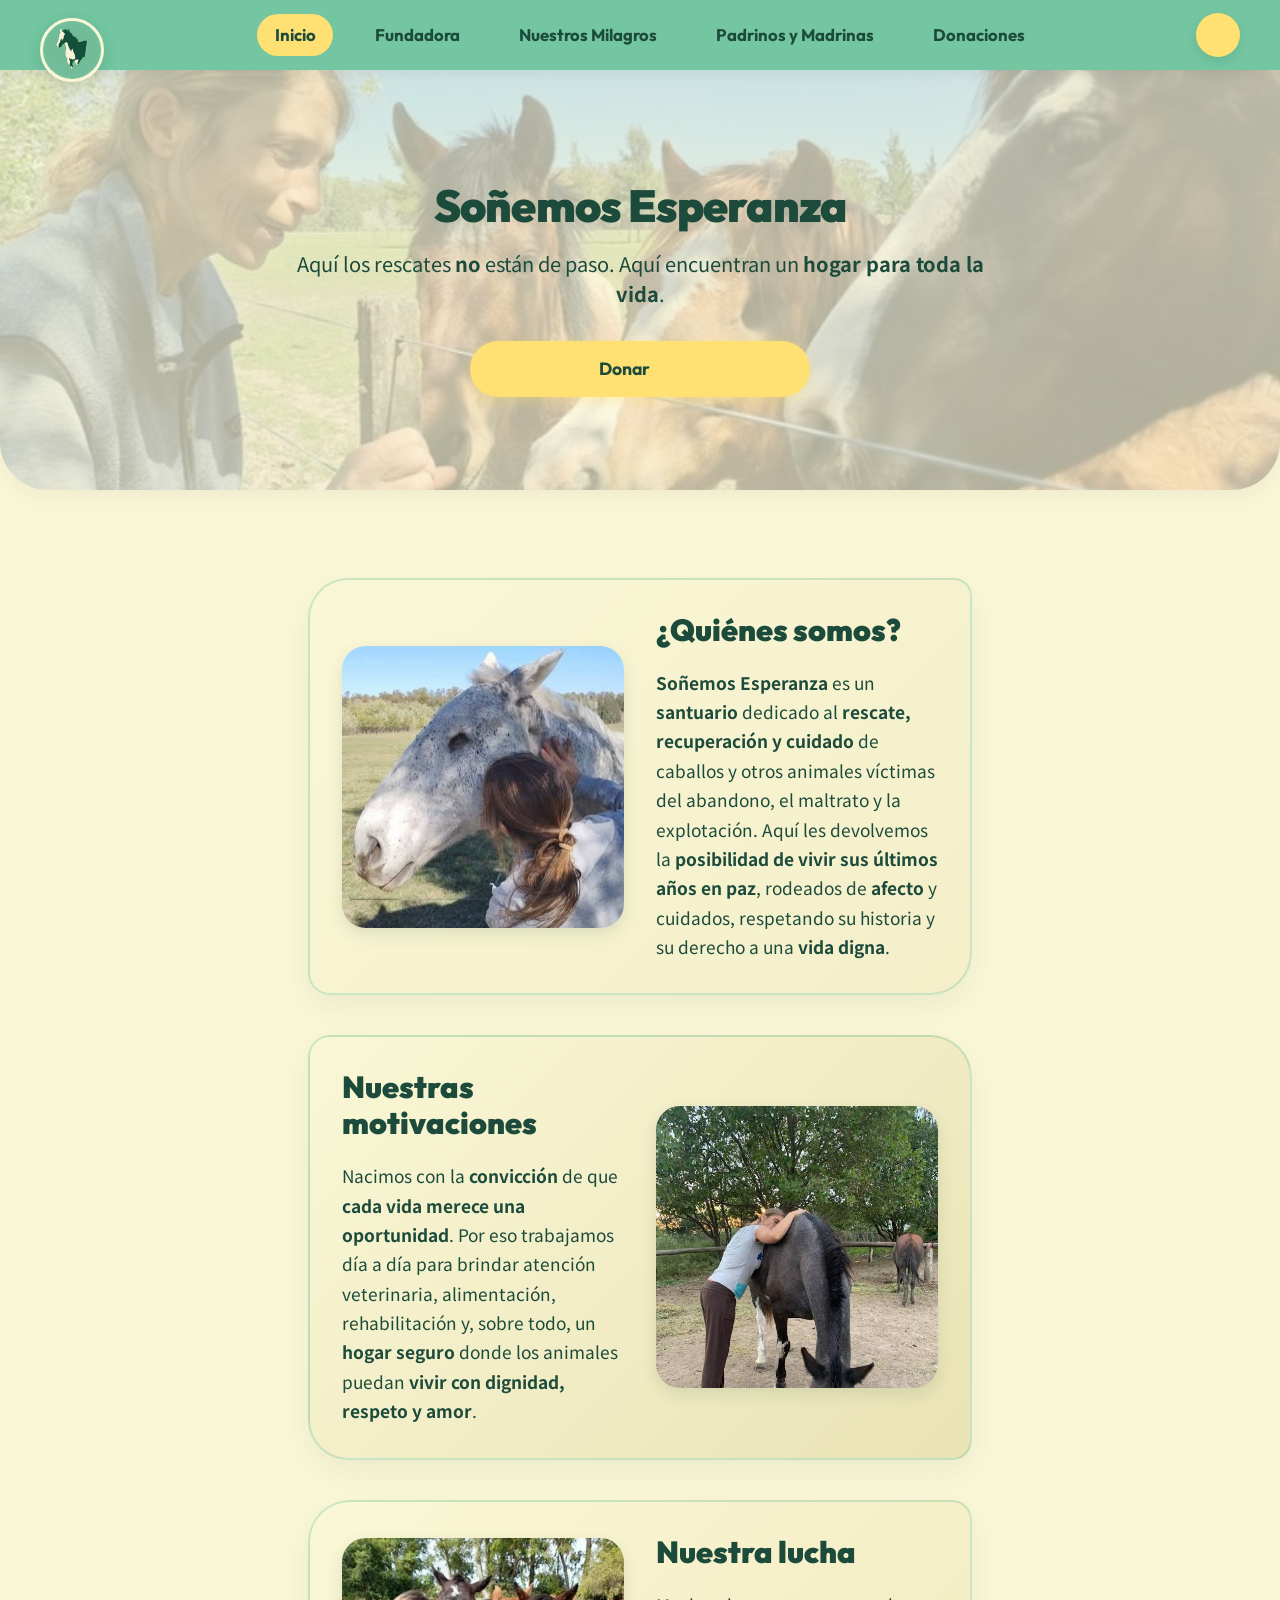
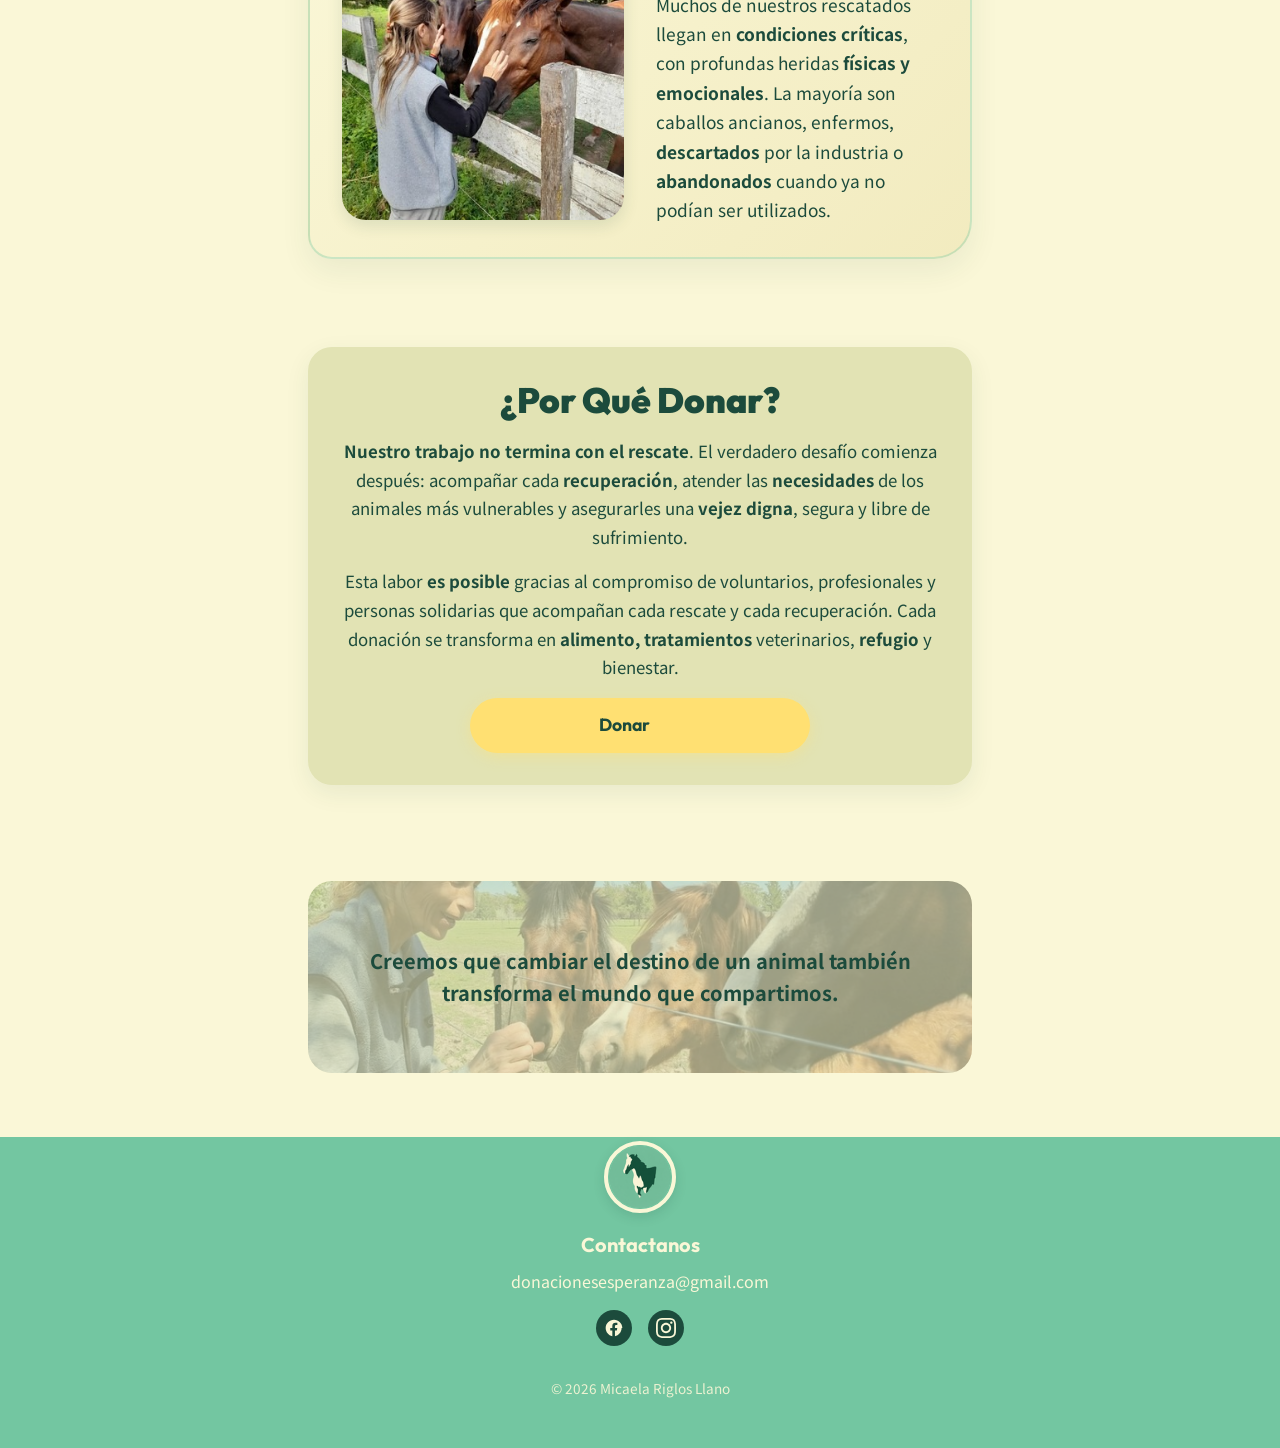
<file: index.html>
<!DOCTYPE html>
<html lang="es">

<head>
  <meta charset="UTF-8">
  <meta name="viewport" content="width=device-width, initial-scale=1.0">
  <title>Soñemos Esperanza | Santuario de Caballos y Animales Rescatados</title>
  <meta name="description"
    content="Soñemos Esperanza es un santuario dedicado al rescate, recuperación y cuidado de caballos y otros animales víctimas del abandono y maltrato.">
  <link rel="preconnect" href="https://fonts.googleapis.com">
  <link rel="preconnect" href="https://fonts.gstatic.com" crossorigin>
  <link
    href="https://fonts.googleapis.com/css2?family=Noto+Sans+HK:wght@400;500;700&family=Outfit:wght@600;700;900&display=swap"
    rel="stylesheet">
  <link rel="stylesheet" href="https://cdn-uicons.flaticon.com/2.6.0/uicons-solid-rounded/css/uicons-solid-rounded.css">
  <link rel="stylesheet" href="css/styles.css">
</head>

<body>

  <!-- Header Semántico -->
  <header class="site-header">
    <div class="header-container">
      <button class="menu-toggle" id="menuToggle" aria-label="Abrir menú de navegación">
        <span></span>
        <span></span>
        <span></span>
      </button>

      <a href="index.html" class="logo-circle" aria-label="Inicio - Soñemos Esperanza">
        <img src="assets/images/logo.png" alt="Soñemos Esperanza Logo">
      </a>

      <!-- Menú de navegación -->
      <nav class="nav-menu" id="navMenu">
        <a href="index.html" class="active">Inicio</a>
        <a href="lorena.html">Fundadora</a>
        <a href="milagros.html">Nuestros Milagros</a>
        <a href="padrinos.html">Padrinos y Madrinas</a>
        <a href="donar.html">Donaciones</a>
      </nav>

      <a href="donar.html" class="btn-header-donate" aria-label="Ir a Donaciones">
        <i class="fi fi-sr-hand-holding-heart"></i>
      </a>
    </div>
  </header>

  <!-- Hero Section -->
  <section class="hero-section">
    <div class="hero-bg-wrapper">
      <img src="assets/images/hero_horses.jpg" alt="Caballos del santuario Soñemos Esperanza" class="hero-bg-img">
    </div>
    <div class="hero-content">
      <h1 class="hero-title">Soñemos Esperanza</h1>
      <p class="hero-subtitle">Aquí los rescates <strong>no</strong> están de paso. Aquí encuentran un <strong>hogar
          para toda la vida</strong>.</p>
      <a href="donar.html" class="btn-primary">
        Donar <i class="fi fi-sr-hand-holding-heart"></i>
      </a>
    </div>
  </section>

  <!-- Main Content con CSS Grid Macro -->
  <main class="grid-macro">

    <div class="organic-container">

      <!-- Sección Orgánica 1: ¿Quiénes somos? -->
      <section class="organic-card organic-card-1">
        <div class="organic-card-grid">
          <div class="organic-card-image-square">
            <img src="assets/images/home_card_1.jpg"
              alt="Caballo blanco rescatado recibiendo afecto en Soñemos Esperanza">
          </div>
          <div class="organic-card-content-block">
            <div class="organic-card-header">
              <h2>¿Quiénes somos?</h2>
            </div>
            <p>
              <strong>Soñemos Esperanza</strong> es un <strong>santuario</strong> dedicado al <strong>rescate,
                recuperación y cuidado</strong> de caballos y otros animales víctimas del abandono, el maltrato y la
              explotación. Aquí les devolvemos la <strong>posibilidad de vivir sus últimos años en paz</strong>,
              rodeados de <strong>afecto</strong> y cuidados, respetando su historia y su derecho a una <strong>vida
                digna</strong>.
            </p>
          </div>
        </div>
      </section>

      <!-- Sección Orgánica 2: Nuestras motivaciones -->
      <section class="organic-card organic-card-2">
        <div class="organic-card-grid">
          <div class="organic-card-content-block">
            <div class="organic-card-header">
              <h2>Nuestras motivaciones</h2>
            </div>
            <p>
              Nacimos con la <strong>convicción</strong> de que <strong>cada vida merece una oportunidad</strong>. Por
              eso trabajamos día a día para brindar atención veterinaria, alimentación, rehabilitación y, sobre todo, un
              <strong>hogar seguro</strong> donde los animales puedan <strong>vivir con dignidad, respeto y
                amor</strong>.
            </p>
          </div>
          <div class="organic-card-image-square">
            <img src="assets/images/home_card_2.jpg" alt="Voluntaria abrazando con cariño a un caballo en el santuario">
          </div>
        </div>
      </section>

      <!-- Sección Orgánica 3: Nuestra lucha -->
      <section class="organic-card organic-card-3">
        <div class="organic-card-grid">
          <div class="organic-card-image-square">
            <img src="assets/images/home_card_3.jpg"
              alt="Cuidado y alimentación de caballos rescatados en el santuario">
          </div>
          <div class="organic-card-content-block">
            <div class="organic-card-header">
              <h2>Nuestra lucha</h2>
            </div>
            <p>
              Muchos de nuestros rescatados llegan en <strong>condiciones críticas</strong>, con profundas heridas
              <strong>físicas y emocionales</strong>. La mayoría son caballos ancianos, enfermos,
              <strong>descartados</strong> por la industria o <strong>abandonados</strong> cuando ya no podían ser
              utilizados.
            </p>
          </div>
        </div>
      </section>

    </div>

    <!-- Bloque ¿Por Qué Donar? -->
    <article class="card-donar-block">
      <h2>¿Por Qué Donar?</h2>
      <p>
        <strong>Nuestro trabajo no termina con el rescate</strong>. El verdadero desafío comienza después: acompañar
        cada <strong>recuperación</strong>, atender las <strong>necesidades</strong> de los animales más vulnerables y
        asegurarles una <strong>vejez digna</strong>, segura y libre de sufrimiento.
      </p>
      <p>
        Esta labor <strong>es posible</strong> gracias al compromiso de voluntarios, profesionales y personas solidarias
        que acompañan cada rescate y cada recuperación. Cada donación se transforma en <strong>alimento,
          tratamientos</strong> veterinarios, <strong>refugio</strong> y bienestar.
      </p>
      <a href="donar.html" class="btn-primary">
        Donar <i class="fi fi-sr-hand-holding-heart"></i>
      </a>
    </article>

    <!-- Banner de Cita de Cierre -->
    <section class="quote-banner">
      <img src="assets/images/hero_horses.jpg" alt="Caballos del santuario al atardecer">
      <div class="quote-banner-content">
        Creemos que <strong>cambiar el destino</strong> de un animal también <strong>transforma el mundo</strong> que
        compartimos.
      </div>
    </section>

  </main>

  <!-- Footer Semántico -->
  <footer class="site-footer">
    <div class="footer-logo">
      <img src="assets/images/logo.png" alt="Soñemos Esperanza Logo">
    </div>
    <div class="footer-contact">
      <h3>Contactanos</h3>
      <a href="mailto:donacionesesperanza@gmail.com" class="footer-email">donacionesesperanza@gmail.com</a>
    </div>
    <div class="social-links">
      <a href="https://web.facebook.com/sonemosesperanza01/?locale=es_LA&_rdc=1&_rdr#" target="_blank"
        rel="noopener noreferrer" class="social-icon" aria-label="Facebook">
        <svg viewBox="0 0 24 24" width="20" height="20" fill="currentColor">
          <path
            d="M22 12c0-5.52-4.48-10-10-10S2 6.48 2 12c0 4.84 3.44 8.87 8 9.8V15H7.5v-3H10V9.5C10 7.01 11.49 5.6 13.78 5.6c1.1 0 2.25.2 2.25.2v2.47h-1.27c-1.24 0-1.63.77-1.63 1.56V12h2.78l-.44 3h-2.34v6.8c4.56-.93 8-4.96 8-9.8z" />
        </svg>
      </a>
      <a href="https://www.instagram.com/sonemosesperanza/?hl=es" target="_blank" rel="noopener noreferrer"
        class="social-icon" aria-label="Instagram">
        <svg viewBox="0 0 24 24" width="20" height="20" fill="currentColor">
          <path
            d="M12 2.163c3.204 0 3.584.012 4.85.07 3.252.148 4.771 1.691 4.919 4.919.058 1.265.069 1.645.069 4.849 0 3.205-.012 3.584-.069 4.849-.149 3.225-1.664 4.771-4.919 4.919-1.266.058-1.644.07-4.85.07-3.204 0-3.584-.012-4.849-.07-3.26-.149-4.771-1.699-4.919-4.92-.058-1.265-.07-1.644-.07-4.849 0-3.204.013-3.583.07-4.849.149-3.227 1.664-4.771 4.919-4.919 1.266-.057 1.645-.069 4.849-.069zm0-2.163c-3.259 0-3.667.014-4.947.072-4.358.2-6.78 2.618-6.98 6.98-.059 1.281-.073 1.689-.073 4.948 0 3.259.014 3.668.072 4.948.2 4.358 2.618 6.78 6.98 6.98 1.281.058 1.689.072 4.948.072 3.259 0 3.668-.014 4.948-.072 4.354-.2 6.782-2.618 6.979-6.98.059-1.28.073-1.689.073-4.948 0-3.259-.014-3.667-.072-4.947-.196-4.354-2.617-6.78-6.979-6.98-1.281-.059-1.69-.073-4.949-.073zm0 5.838c-3.403 0-6.162 2.759-6.162 6.162s2.759 6.163 6.162 6.163 6.162-2.759 6.162-6.163c0-3.403-2.759-6.162-6.162-6.162zm0 10.162c-2.209 0-4-1.79-4-4 0-2.209 1.791-4 4-4s4 1.791 4 4c0 2.21-1.791 4-4 4zm6.406-11.845c-.796 0-1.441.645-1.441 1.44s.645 1.44 1.441 1.44c.795 0 1.439-.645 1.439-1.44s-.644-1.44-1.439-1.44z" />
        </svg>
      </a>
    </div>
    <p class="footer-copy">&copy; 2026 Micaela Riglos Llano</p>
  </footer>

  <script src="js/main.js"></script>
</body>

</html>
</file>
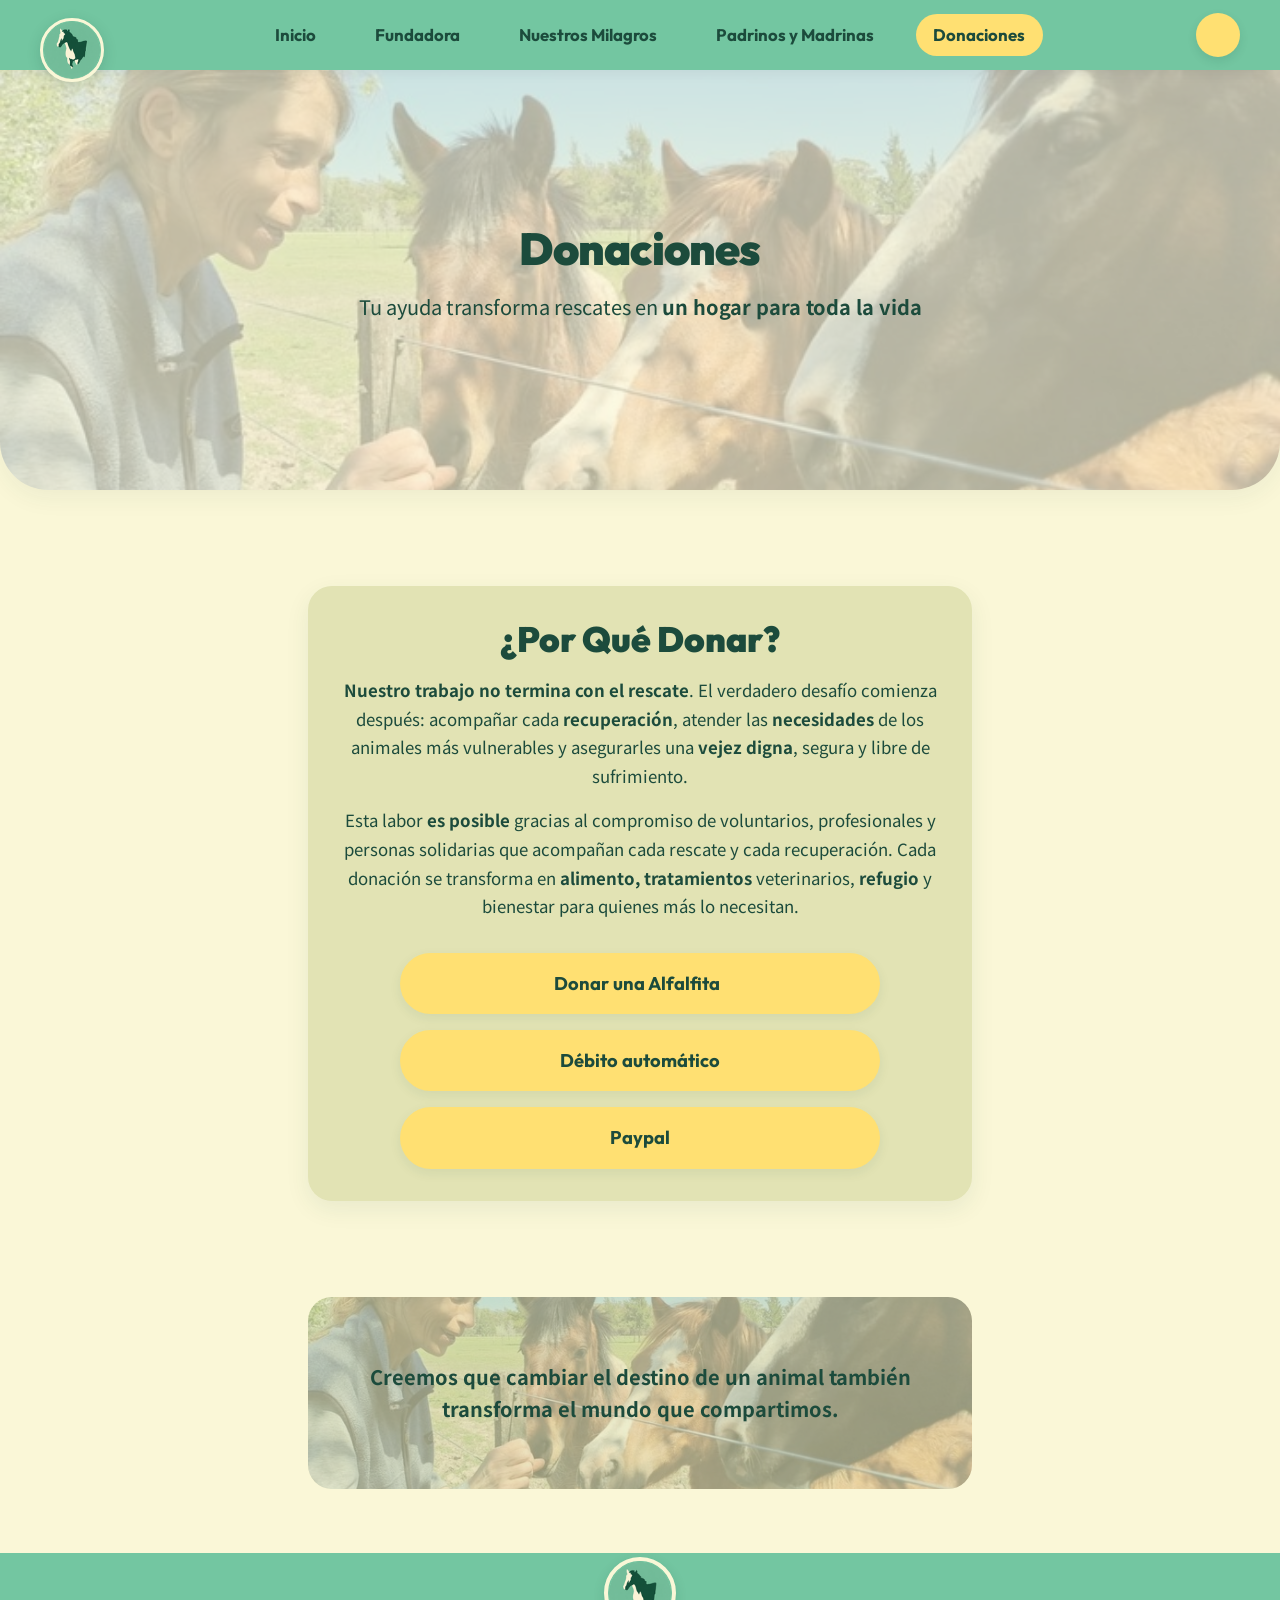
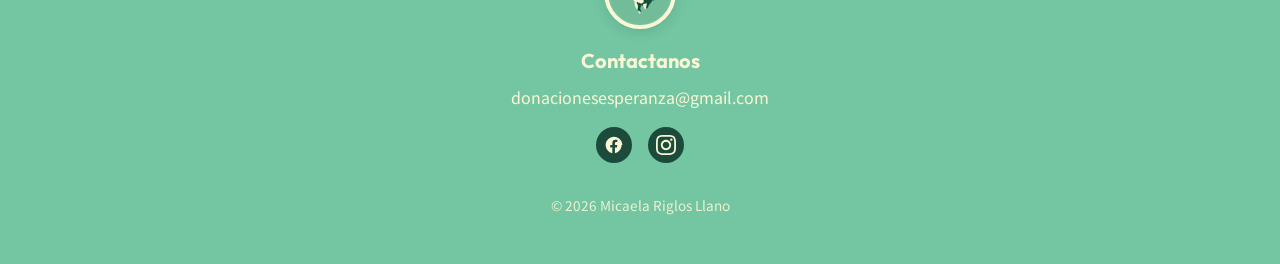
<file: donar.html>
<!DOCTYPE html>
<html lang="es">
<head>
  <meta charset="UTF-8">
  <meta name="viewport" content="width=device-width, initial-scale=1.0">
  <title>Donaciones | Soñemos Esperanza</title>
  <meta name="description" content="Formas de donar y colaborar con el santuario Soñemos Esperanza: Alfalfita, Débito Automático y Paypal.">
  <link rel="preconnect" href="https://fonts.googleapis.com">
  <link rel="preconnect" href="https://fonts.gstatic.com" crossorigin>
  <link href="https://fonts.googleapis.com/css2?family=Noto+Sans+HK:wght@400;500;700&family=Outfit:wght@600;700;900&display=swap" rel="stylesheet">
  <link rel="stylesheet" href="https://cdn-uicons.flaticon.com/2.6.0/uicons-solid-rounded/css/uicons-solid-rounded.css">
  <link rel="stylesheet" href="css/styles.css">
</head>
<body>

  <!-- Header -->
  <header class="site-header">
    <div class="header-container">
      <button class="menu-toggle" id="menuToggle" aria-label="Abrir menú de navegación">
        <span></span>
        <span></span>
        <span></span>
      </button>

      <a href="index.html" class="logo-circle" aria-label="Inicio - Soñemos Esperanza">
        <img src="assets/images/logo.png" alt="Soñemos Esperanza Logo">
      </a>

      <nav class="nav-menu" id="navMenu">
        <a href="index.html">Inicio</a>
        <a href="lorena.html">Fundadora</a>
        <a href="milagros.html">Nuestros Milagros</a>
        <a href="padrinos.html">Padrinos y Madrinas</a>
        <a href="donar.html" class="active">Donaciones</a>
      </nav>

      <a href="donar.html" class="btn-header-donate" aria-label="Ir a Donaciones">
        <i class="fi fi-sr-hand-holding-heart"></i>
      </a>
    </div>
  </header>

  <!-- Hero Section (Portada Donaciones con 30% de opacidad sobre fondo claro #FAF7D7) -->
  <section class="hero-section">
    <div class="hero-bg-wrapper">
      <img src="assets/images/hero_horses.jpg" alt="Caballos libres en el santuario Soñemos Esperanza" class="hero-bg-img">
    </div>
    <div class="hero-content">
      <h1 class="hero-title">Donaciones</h1>
      <p class="hero-subtitle">Tu ayuda transforma rescates en <strong>un hogar para toda la vida</strong></p>
    </div>
  </section>

  <!-- Macro Grid -->
  <main class="grid-macro">

    <article class="card-donar-block">
      <h2>¿Por Qué Donar?</h2>
      
      <p>
        <strong>Nuestro trabajo no termina con el rescate</strong>. El verdadero desafío comienza después: acompañar cada <strong>recuperación</strong>, atender las <strong>necesidades</strong> de los animales más vulnerables y asegurarles una <strong>vejez digna</strong>, segura y libre de sufrimiento.
      </p>

      <p>
        Esta labor <strong>es posible</strong> gracias al compromiso de voluntarios, profesionales y personas solidarias que acompañan cada rescate y cada recuperación. Cada donación se transforma en <strong>alimento, tratamientos</strong> veterinarios, <strong>refugio</strong> y bienestar para quienes más lo necesitan.
      </p>

      <div class="donation-options">
        <a href="https://link.mercadopago.com.ar/santuarioesperanza?utm_source=ig&utm_medium=social&utm_content=link_in_bio&fbclid=PAZXh0bgNhZW0CMTEAc3J0YwZhcHBfaWQPOTM2NjE5NzQzMzkyNDU5AAGnmDjyQB19NFz3Z6g-67pHt3SPxqwIPTEloifh0-Pbz9wF3ClJ5fsIci18DWI_aem_D2EPtKRBRWPS5ORitAYTrQ" target="_blank" rel="noopener noreferrer" class="btn-donation-option">
          Donar una Alfalfita <i class="fi fi-sr-hand-holding-heart" style="margin-left: 0.4rem;"></i>
        </a>

        <a href="https://www.mercadopago.com.ar/subscriptions/checkout?preapproval_plan_id=6c5be082ec3941c18485d38d15f2f08c&utm_source=ig&utm_medium=social&utm_content=link_in_bio&fbclid=PAZXh0bgNhZW0CMTEAc3J0YwZhcHBfaWQPOTM2NjE5NzQzMzkyNDU5AAGnVLMv2P72WWzADhZ_FPwgvJyQCV-DO45ZUzyZQKSkzuHHR-kIqbYlWvmdI9E_aem_7BB1ExrjJw6OfYoDGxMpQA" target="_blank" rel="noopener noreferrer" class="btn-donation-option">
          Débito automático
        </a>

        <a href="https://www.paypal.com/paypalme/donacionsantuario?utm_source=ig&utm_medium=social&utm_content=link_in_bio&fbclid=PAZXh0bgNhZW0CMTEAc3J0YwZhcHBfaWQPOTM2NjE5NzQzMzkyNDU5AAGnWOxzMwQZykmOLfPCFyLHjxI1XYXUo43l5Re5UgH2tfPVeeRBqSfes6lKskg_aem_Xd_UMqytgqd7z1BwyZyH-g" target="_blank" rel="noopener noreferrer" class="btn-donation-option">
          Paypal
        </a>
      </div>
    </article>

    <!-- Quote Banner -->
    <section class="quote-banner">
      <img src="assets/images/hero_horses.jpg" alt="Paisaje santuario">
      <div class="quote-banner-content">
        Creemos que <strong>cambiar el destino</strong> de un animal también <strong>transforma el mundo</strong> que compartimos.
      </div>
    </section>

  </main>

  <!-- Footer -->
  <footer class="site-footer">
    <div class="footer-logo">
      <img src="assets/images/logo.png" alt="Soñemos Esperanza Logo">
    </div>
    <div class="footer-contact">
      <h3>Contactanos</h3>
      <a href="mailto:donacionesesperanza@gmail.com" class="footer-email">donacionesesperanza@gmail.com</a>
    </div>
    <div class="social-links">
      <a href="https://web.facebook.com/sonemosesperanza01/?locale=es_LA&_rdc=1&_rdr#" target="_blank" rel="noopener noreferrer" class="social-icon" aria-label="Facebook">
        <svg viewBox="0 0 24 24" width="20" height="20" fill="currentColor">
          <path d="M22 12c0-5.52-4.48-10-10-10S2 6.48 2 12c0 4.84 3.44 8.87 8 9.8V15H7.5v-3H10V9.5C10 7.01 11.49 5.6 13.78 5.6c1.1 0 2.25.2 2.25.2v2.47h-1.27c-1.24 0-1.63.77-1.63 1.56V12h2.78l-.44 3h-2.34v6.8c4.56-.93 8-4.96 8-9.8z"/>
        </svg>
      </a>
      <a href="https://www.instagram.com/sonemosesperanza/?hl=es" target="_blank" rel="noopener noreferrer" class="social-icon" aria-label="Instagram">
        <svg viewBox="0 0 24 24" width="20" height="20" fill="currentColor">
          <path d="M12 2.163c3.204 0 3.584.012 4.85.07 3.252.148 4.771 1.691 4.919 4.919.058 1.265.069 1.645.069 4.849 0 3.205-.012 3.584-.069 4.849-.149 3.225-1.664 4.771-4.919 4.919-1.266.058-1.644.07-4.85.07-3.204 0-3.584-.012-4.849-.07-3.26-.149-4.771-1.699-4.919-4.92-.058-1.265-.07-1.644-.07-4.849 0-3.204.013-3.583.07-4.849.149-3.227 1.664-4.771 4.919-4.919 1.266-.057 1.645-.069 4.849-.069zm0-2.163c-3.259 0-3.667.014-4.947.072-4.358.2-6.78 2.618-6.98 6.98-.059 1.281-.073 1.689-.073 4.948 0 3.259.014 3.668.072 4.948.2 4.358 2.618 6.78 6.98 6.98 1.281.058 1.689.072 4.948.072 3.259 0 3.668-.014 4.948-.072 4.354-.2 6.782-2.618 6.979-6.98.059-1.28.073-1.689.073-4.948 0-3.259-.014-3.667-.072-4.947-.196-4.354-2.617-6.78-6.979-6.98-1.281-.059-1.69-.073-4.949-.073zm0 5.838c-3.403 0-6.162 2.759-6.162 6.162s2.759 6.163 6.162 6.163 6.162-2.759 6.162-6.163c0-3.403-2.759-6.162-6.162-6.162zm0 10.162c-2.209 0-4-1.79-4-4 0-2.209 1.791-4 4-4s4 1.791 4 4c0 2.21-1.791 4-4 4zm6.406-11.845c-.796 0-1.441.645-1.441 1.44s.645 1.44 1.441 1.44c.795 0 1.439-.645 1.439-1.44s-.644-1.44-1.439-1.44z"/>
        </svg>
      </a>
    </div>
    <p class="footer-copy">&copy; 2026 Micaela Riglos Llano</p>
  </footer>

  <script src="js/main.js"></script>
</body>
</html>
</file>
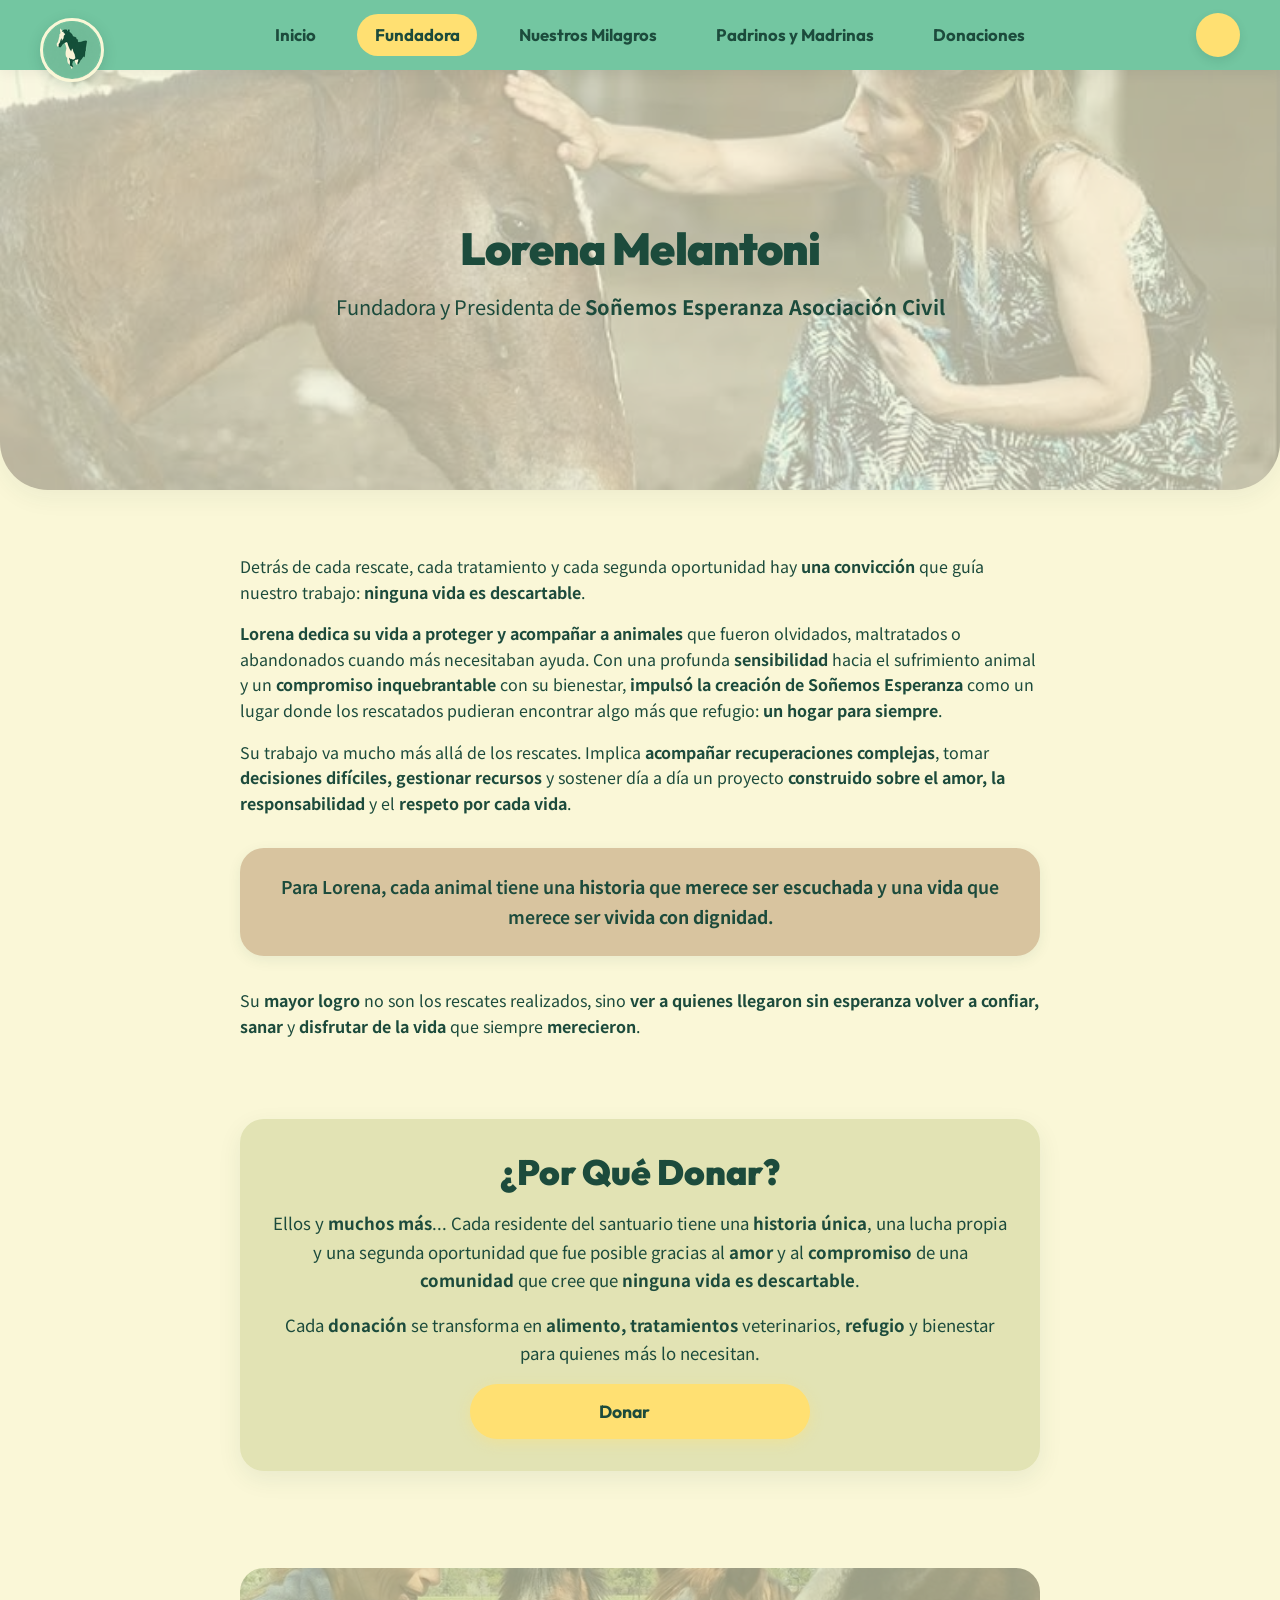
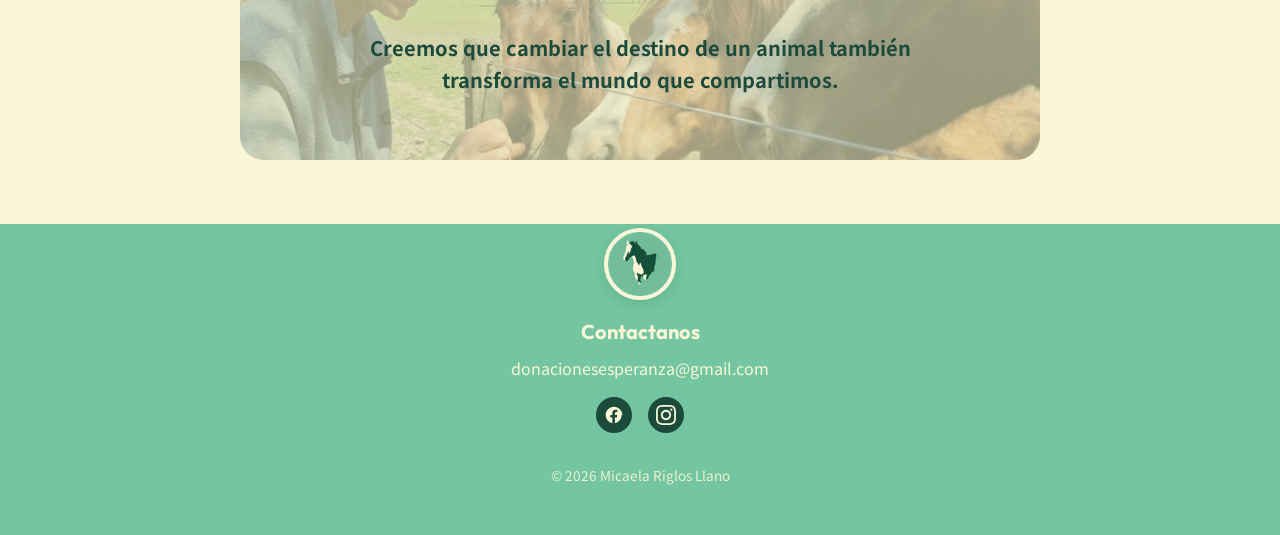
<file: lorena.html>
<!DOCTYPE html>
<html lang="es">
<head>
  <meta charset="UTF-8">
  <meta name="viewport" content="width=device-width, initial-scale=1.0">
  <title>Lorena Melantoni | Fundadora de Soñemos Esperanza</title>
  <meta name="description" content="Conocé a Lorena Melantoni, Fundadora y Presidenta de Soñemos Esperanza Asociación Civil.">
  <link rel="preconnect" href="https://fonts.googleapis.com">
  <link rel="preconnect" href="https://fonts.gstatic.com" crossorigin>
  <link href="https://fonts.googleapis.com/css2?family=Noto+Sans+HK:wght@400;500;700&family=Outfit:wght@600;700;900&display=swap" rel="stylesheet">
  <link rel="stylesheet" href="https://cdn-uicons.flaticon.com/2.6.0/uicons-solid-rounded/css/uicons-solid-rounded.css">
  <link rel="stylesheet" href="css/styles.css">
</head>
<body>

  <!-- Header -->
  <header class="site-header">
    <div class="header-container">
      <button class="menu-toggle" id="menuToggle" aria-label="Abrir menú de navegación">
        <span></span>
        <span></span>
        <span></span>
      </button>

      <a href="index.html" class="logo-circle" aria-label="Inicio - Soñemos Esperanza">
        <img src="assets/images/logo.png" alt="Soñemos Esperanza Logo">
      </a>

      <nav class="nav-menu" id="navMenu">
        <a href="index.html">Inicio</a>
        <a href="lorena.html" class="active">Fundadora</a>
        <a href="milagros.html">Nuestros Milagros</a>
        <a href="padrinos.html">Padrinos y Madrinas</a>
        <a href="donar.html">Donaciones</a>
      </nav>

      <a href="donar.html" class="btn-header-donate" aria-label="Ir a Donaciones">
        <i class="fi fi-sr-hand-holding-heart"></i>
      </a>
    </div>
  </header>

  <!-- Hero Section (Portada Fundadora con 30% de opacidad sobre fondo claro #FAF7D7) -->
  <section class="hero-section">
    <div class="hero-bg-wrapper">
      <img src="assets/images/lorena_hero.jpg" alt="Lorena Melantoni acariciando a un caballo rescatado" class="hero-bg-img">
    </div>
    <div class="hero-content">
      <h1 class="hero-title">Lorena Melantoni</h1>
      <p class="hero-subtitle">Fundadora y Presidenta de <strong>Soñemos Esperanza Asociación Civil</strong></p>
    </div>
  </section>

  <!-- Macro Grid -->
  <main class="grid-macro">
    
    <article style="grid-column: 1 / -1; max-width: 800px; margin: 0 auto;">
      <p>
        Detrás de cada rescate, cada tratamiento y cada segunda oportunidad hay <strong>una convicción</strong> que guía nuestro trabajo: <strong>ninguna vida es descartable</strong>.
      </p>

      <p>
        <strong>Lorena dedica su vida a proteger y acompañar a animales</strong> que fueron olvidados, maltratados o abandonados cuando más necesitaban ayuda. Con una profunda <strong>sensibilidad</strong> hacia el sufrimiento animal y un <strong>compromiso inquebrantable</strong> con su bienestar, <strong>impulsó la creación de Soñemos Esperanza</strong> como un lugar donde los rescatados pudieran encontrar algo más que refugio: <strong>un hogar para siempre</strong>.
      </p>

      <p>
        Su trabajo va mucho más allá de los rescates. Implica <strong>acompañar recuperaciones complejas</strong>, tomar <strong>decisiones difíciles, gestionar recursos</strong> y sostener día a día un proyecto <strong>construido sobre el amor, la responsabilidad</strong> y el <strong>respeto por cada vida</strong>.
      </p>

      <div class="textured-box" style="margin: var(--espacio-md) 0; background-color: #D8C49F; border-radius: var(--radius-md); padding: 1.5rem 2rem; box-shadow: 0 4px 14px rgba(28, 75, 60, 0.08);">
        <p style="text-align: center; font-size: 1.1rem; line-height: 1.7; color: var(--color-text-dark); margin: 0;">
          Para Lorena, cada animal tiene una <strong>historia</strong> que <strong>merece ser escuchada</strong> y una <strong>vida</strong> que merece ser <strong>vivida con dignidad</strong>.
        </p>
      </div>

      <p>
        Su <strong>mayor logro</strong> no son los rescates realizados, sino <strong>ver a quienes llegaron sin esperanza volver a confiar, sanar</strong> y <strong>disfrutar de la vida</strong> que siempre <strong>merecieron</strong>.
      </p>
    </article>

    <!-- Card Donar -->
    <article class="card-donar-block">
      <h2>¿Por Qué Donar?</h2>
      <p>
        Ellos y <strong>muchos más</strong>... Cada residente del santuario tiene una <strong>historia única</strong>, una lucha propia y una segunda oportunidad que fue posible gracias al <strong>amor</strong> y al <strong>compromiso</strong> de una <strong>comunidad</strong> que cree que <strong>ninguna vida es descartable</strong>.
      </p>
      <p>
        Cada <strong>donación</strong> se transforma en <strong>alimento, tratamientos</strong> veterinarios, <strong>refugio</strong> y bienestar para quienes más lo necesitan.
      </p>
      <a href="donar.html" class="btn-primary">
        Donar <i class="fi fi-sr-hand-holding-heart"></i>
      </a>
    </article>

    <!-- Quote Banner -->
    <section class="quote-banner">
      <img src="assets/images/hero_horses.jpg" alt="Paisaje santuario">
      <div class="quote-banner-content">
        Creemos que <strong>cambiar el destino</strong> de un animal también <strong>transforma el mundo</strong> que compartimos.
      </div>
    </section>

  </main>

  <!-- Footer -->
  <footer class="site-footer">
    <div class="footer-logo">
      <img src="assets/images/logo.png" alt="Soñemos Esperanza Logo">
    </div>
    <div class="footer-contact">
      <h3>Contactanos</h3>
      <a href="mailto:donacionesesperanza@gmail.com" class="footer-email">donacionesesperanza@gmail.com</a>
    </div>
    <div class="social-links">
      <a href="https://web.facebook.com/sonemosesperanza01/?locale=es_LA&_rdc=1&_rdr#" target="_blank" rel="noopener noreferrer" class="social-icon" aria-label="Facebook">
        <svg viewBox="0 0 24 24" width="20" height="20" fill="currentColor">
          <path d="M22 12c0-5.52-4.48-10-10-10S2 6.48 2 12c0 4.84 3.44 8.87 8 9.8V15H7.5v-3H10V9.5C10 7.01 11.49 5.6 13.78 5.6c1.1 0 2.25.2 2.25.2v2.47h-1.27c-1.24 0-1.63.77-1.63 1.56V12h2.78l-.44 3h-2.34v6.8c4.56-.93 8-4.96 8-9.8z"/>
        </svg>
      </a>
      <a href="https://www.instagram.com/sonemosesperanza/?hl=es" target="_blank" rel="noopener noreferrer" class="social-icon" aria-label="Instagram">
        <svg viewBox="0 0 24 24" width="20" height="20" fill="currentColor">
          <path d="M12 2.163c3.204 0 3.584.012 4.85.07 3.252.148 4.771 1.691 4.919 4.919.058 1.265.069 1.645.069 4.849 0 3.205-.012 3.584-.069 4.849-.149 3.225-1.664 4.771-4.919 4.919-1.266.058-1.644.07-4.85.07-3.204 0-3.584-.012-4.849-.07-3.26-.149-4.771-1.699-4.919-4.92-.058-1.265-.07-1.644-.07-4.849 0-3.204.013-3.583.07-4.849.149-3.227 1.664-4.771 4.919-4.919 1.266-.057 1.645-.069 4.849-.069zm0-2.163c-3.259 0-3.667.014-4.947.072-4.358.2-6.78 2.618-6.98 6.98-.059 1.281-.073 1.689-.073 4.948 0 3.259.014 3.668.072 4.948.2 4.358 2.618 6.78 6.98 6.98 1.281.058 1.689.072 4.948.072 3.259 0 3.668-.014 4.948-.072 4.354-.2 6.782-2.618 6.979-6.98.059-1.28.073-1.689.073-4.948 0-3.259-.014-3.667-.072-4.947-.196-4.354-2.617-6.78-6.979-6.98-1.281-.059-1.69-.073-4.949-.073zm0 5.838c-3.403 0-6.162 2.759-6.162 6.162s2.759 6.163 6.162 6.163 6.162-2.759 6.162-6.163c0-3.403-2.759-6.162-6.162-6.162zm0 10.162c-2.209 0-4-1.79-4-4 0-2.209 1.791-4 4-4s4 1.791 4 4c0 2.21-1.791 4-4 4zm6.406-11.845c-.796 0-1.441.645-1.441 1.44s.645 1.44 1.441 1.44c.795 0 1.439-.645 1.439-1.44s-.644-1.44-1.439-1.44z"/>
        </svg>
      </a>
    </div>
    <p class="footer-copy">&copy; 2026 Micaela Riglos Llano</p>
  </footer>

  <script src="js/main.js"></script>
</body>
</html>
</file>
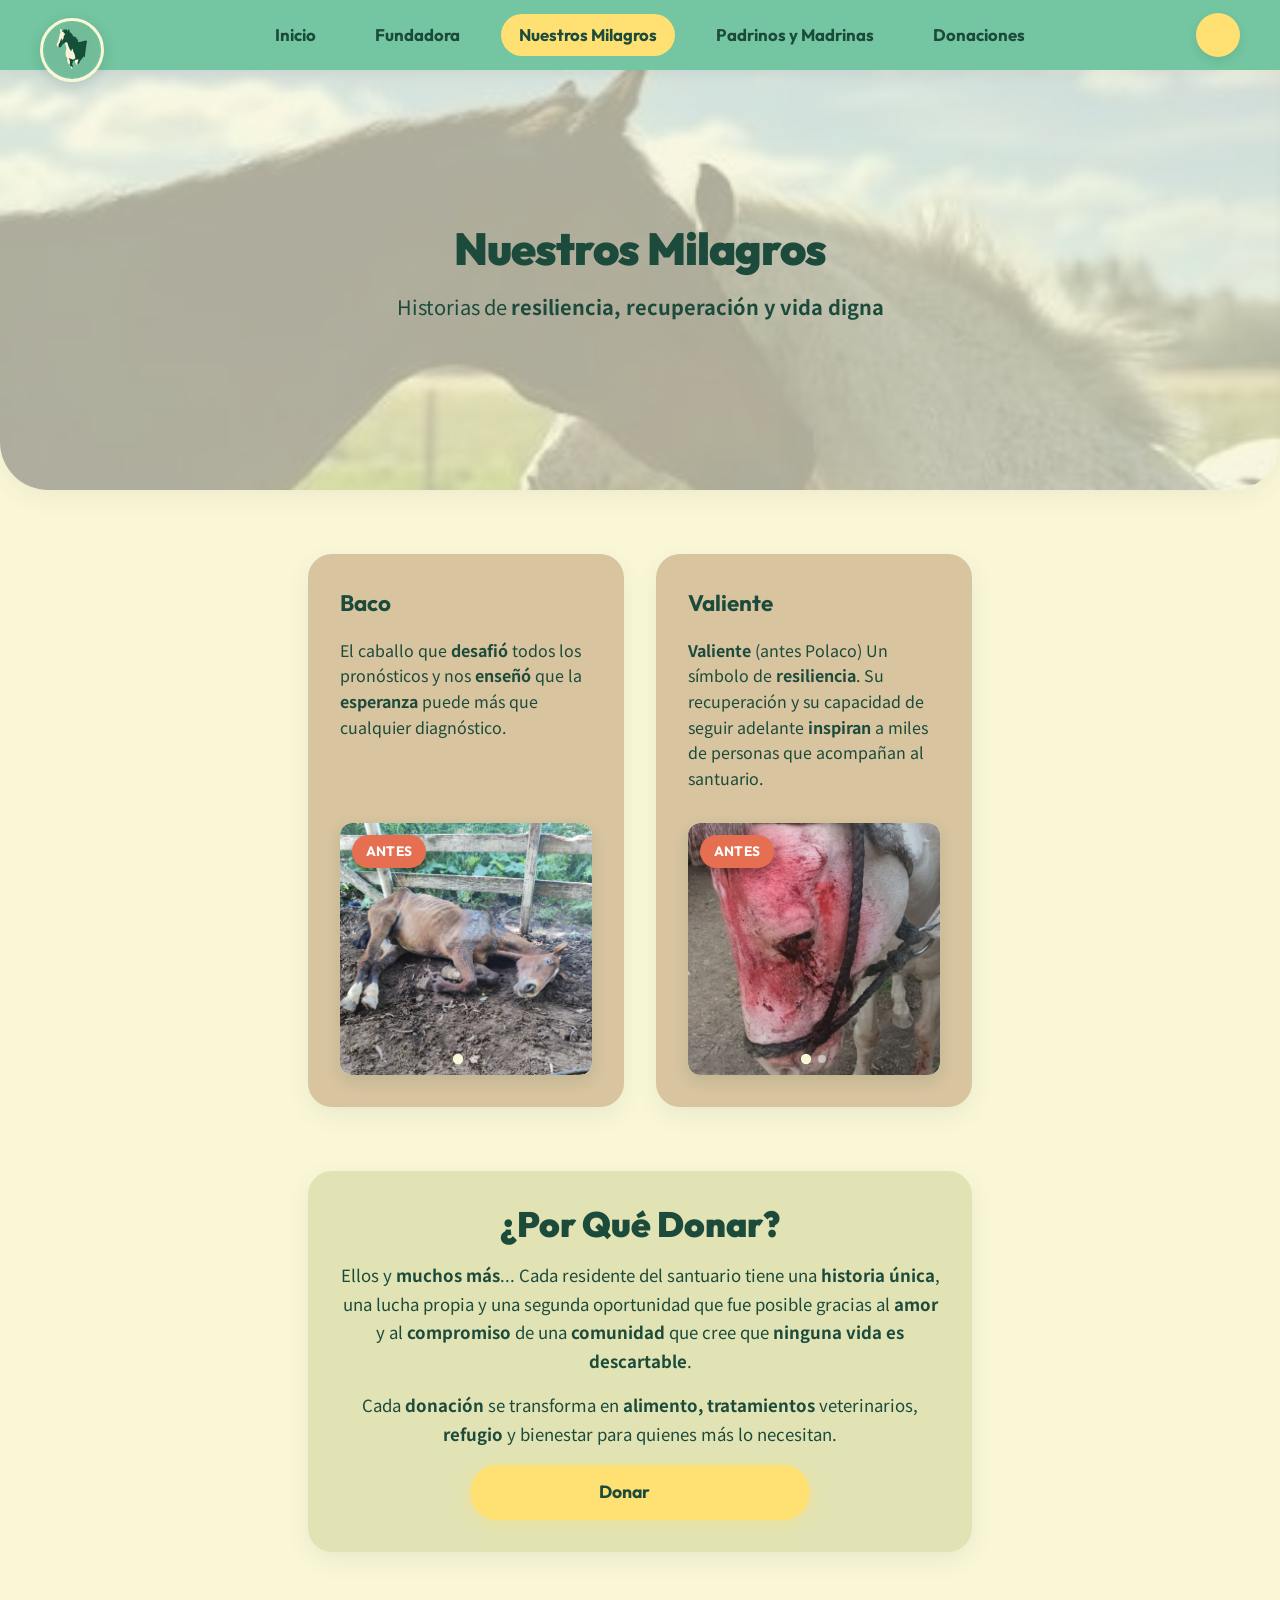
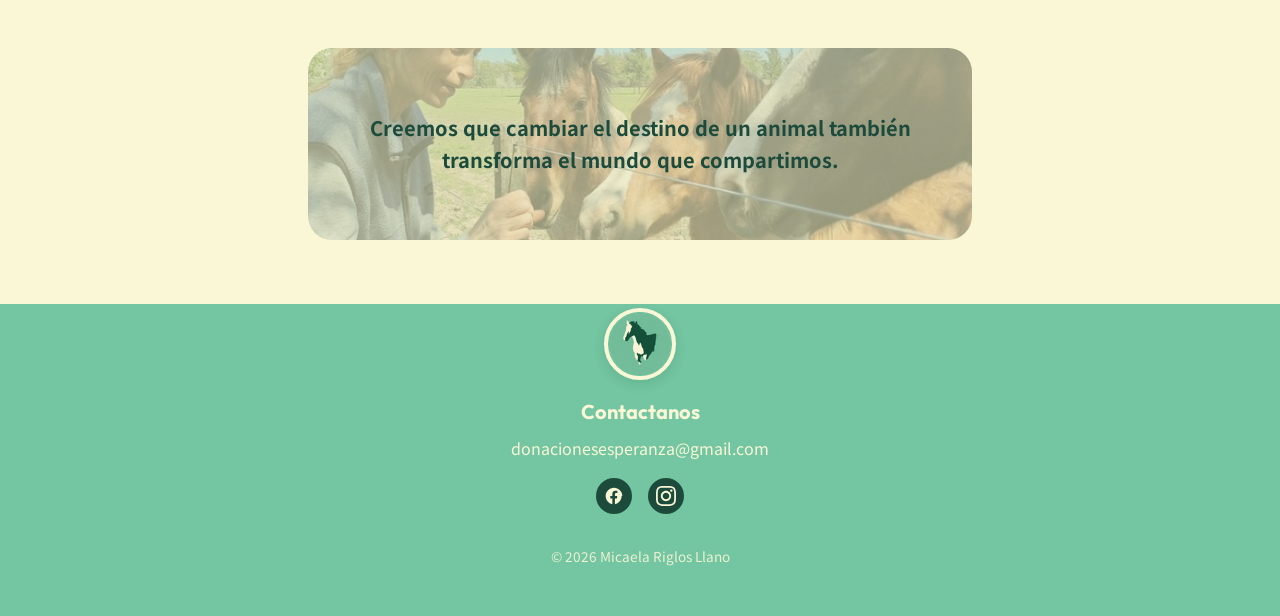
<file: milagros.html>
<!DOCTYPE html>
<html lang="es">
<head>
  <meta charset="UTF-8">
  <meta name="viewport" content="width=device-width, initial-scale=1.0">
  <title>Nuestros Milagros | Soñemos Esperanza</title>
  <meta name="description" content="Conocé las historias de superación de Baco, Valiente y nuestros caballos rescatados en Soñemos Esperanza.">
  <link rel="preconnect" href="https://fonts.googleapis.com">
  <link rel="preconnect" href="https://fonts.gstatic.com" crossorigin>
  <link href="https://fonts.googleapis.com/css2?family=Noto+Sans+HK:wght@400;500;700&family=Outfit:wght@600;700;900&display=swap" rel="stylesheet">
  <link rel="stylesheet" href="https://cdn-uicons.flaticon.com/2.6.0/uicons-solid-rounded/css/uicons-solid-rounded.css">
  <link rel="stylesheet" href="css/styles.css">
</head>
<body>

  <!-- Header -->
  <header class="site-header">
    <div class="header-container">
      <button class="menu-toggle" id="menuToggle" aria-label="Abrir menú de navegación">
        <span></span>
        <span></span>
        <span></span>
      </button>

      <a href="index.html" class="logo-circle" aria-label="Inicio - Soñemos Esperanza">
        <img src="assets/images/logo.png" alt="Soñemos Esperanza Logo">
      </a>

      <nav class="nav-menu" id="navMenu">
        <a href="index.html">Inicio</a>
        <a href="lorena.html">Fundadora</a>
        <a href="milagros.html" class="active">Nuestros Milagros</a>
        <a href="padrinos.html">Padrinos y Madrinas</a>
        <a href="donar.html">Donaciones</a>
      </nav>

      <a href="donar.html" class="btn-header-donate" aria-label="Ir a Donaciones">
        <i class="fi fi-sr-hand-holding-heart"></i>
      </a>
    </div>
  </header>

  <!-- Hero Section (Portada Nuestros Milagros con 30% de opacidad sobre fondo claro #FAF7D7) -->
  <section class="hero-section">
    <div class="hero-bg-wrapper">
      <img src="assets/images/milagros_hero.jpg" alt="Dos caballos acariciándose en el santuario Soñemos Esperanza" class="hero-bg-img">
    </div>
    <div class="hero-content">
      <h1 class="hero-title">Nuestros Milagros</h1>
      <p class="hero-subtitle">Historias de <strong>resiliencia, recuperación y vida digna</strong></p>
    </div>
  </section>

  <!-- Grid Macro -->
  <main class="grid-macro">

    <!-- Tarjeta de Baco con Carrusel Cuadrado Automático (Antes & Después) -->
    <div class="card-caballo-container">
      <article class="card-caballo">
        <div class="card-caballo-content">
          <h3>Baco</h3>
          <p>
            El caballo que <strong>desafió</strong> todos los pronósticos y nos <strong>enseñó</strong> que la <strong>esperanza</strong> puede más que cualquier diagnóstico.
          </p>
        </div>
        <div class="square-carousel-wrapper" data-carousel>
          <div class="square-carousel-track">
            <div class="carousel-slide active">
              <span class="badge-status badge-antes">Antes</span>
              <img src="assets/images/baco_before.jpg" alt="Baco antes del rescate" class="square-carousel-img">
            </div>
            <div class="carousel-slide">
              <span class="badge-status badge-despues">Después</span>
              <img src="assets/images/baco_after.jpg" alt="Baco libre y recuperado en el santuario" class="square-carousel-img">
            </div>
          </div>
          <div class="carousel-indicators">
            <span class="dot active"></span>
            <span class="dot"></span>
          </div>
        </div>
      </article>
    </div>

    <!-- Tarjeta de Valiente con Carrusel Cuadrado Automático (Antes & Después) -->
    <div class="card-caballo-container">
      <article class="card-caballo">
        <div class="card-caballo-content">
          <h3>Valiente</h3>
          <p>
            <strong>Valiente</strong> (antes Polaco) Un símbolo de <strong>resiliencia</strong>. Su recuperación y su capacidad de seguir adelante <strong>inspiran</strong> a miles de personas que acompañan al santuario.
          </p>
        </div>
        <div class="square-carousel-wrapper" data-carousel>
          <div class="square-carousel-track">
            <div class="carousel-slide active">
              <span class="badge-status badge-antes">Antes</span>
              <img src="assets/images/valiente_before.jpg" alt="Valiente antes del rescate con herida" class="square-carousel-img">
            </div>
            <div class="carousel-slide">
              <span class="badge-status badge-despues">Después</span>
              <img src="assets/images/valiente_after.jpg" alt="Valiente sanado y feliz en el santuario" class="square-carousel-img">
            </div>
          </div>
          <div class="carousel-indicators">
            <span class="dot active"></span>
            <span class="dot"></span>
          </div>
        </div>
      </article>
    </div>

    <!-- Bloque Donar -->
    <article class="card-donar-block">
      <h2>¿Por Qué Donar?</h2>
      <p>
        Ellos y <strong>muchos más</strong>... Cada residente del santuario tiene una <strong>historia única</strong>, una lucha propia y una segunda oportunidad que fue posible gracias al <strong>amor</strong> y al <strong>compromiso</strong> de una <strong>comunidad</strong> que cree que <strong>ninguna vida es descartable</strong>.
      </p>
      <p>
        Cada <strong>donación</strong> se transforma en <strong>alimento, tratamientos</strong> veterinarios, <strong>refugio</strong> y bienestar para quienes más lo necesitan.
      </p>
      <a href="donar.html" class="btn-primary">
        Donar <i class="fi fi-sr-hand-holding-heart"></i>
      </a>
    </article>

    <!-- Quote Final Banner -->
    <section class="quote-banner">
      <img src="assets/images/hero_horses.jpg" alt="Paisaje de santuario">
      <div class="quote-banner-content">
        Creemos que <strong>cambiar el destino</strong> de un animal también <strong>transforma el mundo</strong> que compartimos.
      </div>
    </section>

  </main>

  <!-- Footer -->
  <footer class="site-footer">
    <div class="footer-logo">
      <img src="assets/images/logo.png" alt="Soñemos Esperanza Logo">
    </div>
    <div class="footer-contact">
      <h3>Contactanos</h3>
      <a href="mailto:donacionesesperanza@gmail.com" class="footer-email">donacionesesperanza@gmail.com</a>
    </div>
    <div class="social-links">
      <a href="https://web.facebook.com/sonemosesperanza01/?locale=es_LA&_rdc=1&_rdr#" target="_blank" rel="noopener noreferrer" class="social-icon" aria-label="Facebook">
        <svg viewBox="0 0 24 24" width="20" height="20" fill="currentColor">
          <path d="M22 12c0-5.52-4.48-10-10-10S2 6.48 2 12c0 4.84 3.44 8.87 8 9.8V15H7.5v-3H10V9.5C10 7.01 11.49 5.6 13.78 5.6c1.1 0 2.25.2 2.25.2v2.47h-1.27c-1.24 0-1.63.77-1.63 1.56V12h2.78l-.44 3h-2.34v6.8c4.56-.93 8-4.96 8-9.8z"/>
        </svg>
      </a>
      <a href="https://www.instagram.com/sonemosesperanza/?hl=es" target="_blank" rel="noopener noreferrer" class="social-icon" aria-label="Instagram">
        <svg viewBox="0 0 24 24" width="20" height="20" fill="currentColor">
          <path d="M12 2.163c3.204 0 3.584.012 4.85.07 3.252.148 4.771 1.691 4.919 4.919.058 1.265.069 1.645.069 4.849 0 3.205-.012 3.584-.069 4.849-.149 3.225-1.664 4.771-4.919 4.919-1.266.058-1.644.07-4.85.07-3.204 0-3.584-.012-4.849-.07-3.26-.149-4.771-1.699-4.919-4.92-.058-1.265-.07-1.644-.07-4.849 0-3.204.013-3.583.07-4.849.149-3.227 1.664-4.771 4.919-4.919 1.266-.057 1.645-.069 4.849-.069zm0-2.163c-3.259 0-3.667.014-4.947.072-4.358.2-6.78 2.618-6.98 6.98-.059 1.281-.073 1.689-.073 4.948 0 3.259.014 3.668.072 4.948.2 4.358 2.618 6.78 6.98 6.98 1.281.058 1.689.072 4.948.072 3.259 0 3.668-.014 4.948-.072 4.354-.2 6.782-2.618 6.979-6.98.059-1.28.073-1.689.073-4.948 0-3.259-.014-3.667-.072-4.947-.196-4.354-2.617-6.78-6.979-6.98-1.281-.059-1.69-.073-4.949-.073zm0 5.838c-3.403 0-6.162 2.759-6.162 6.162s2.759 6.163 6.162 6.163 6.162-2.759 6.162-6.163c0-3.403-2.759-6.162-6.162-6.162zm0 10.162c-2.209 0-4-1.79-4-4 0-2.209 1.791-4 4-4s4 1.791 4 4c0 2.21-1.791 4-4 4zm6.406-11.845c-.796 0-1.441.645-1.441 1.44s.645 1.44 1.441 1.44c.795 0 1.439-.645 1.439-1.44s-.644-1.44-1.439-1.44z"/>
        </svg>
      </a>
    </div>
    <p class="footer-copy">&copy; 2026 Micaela Riglos Llano</p>
  </footer>

  <script src="js/main.js"></script>
</body>
</html>
</file>
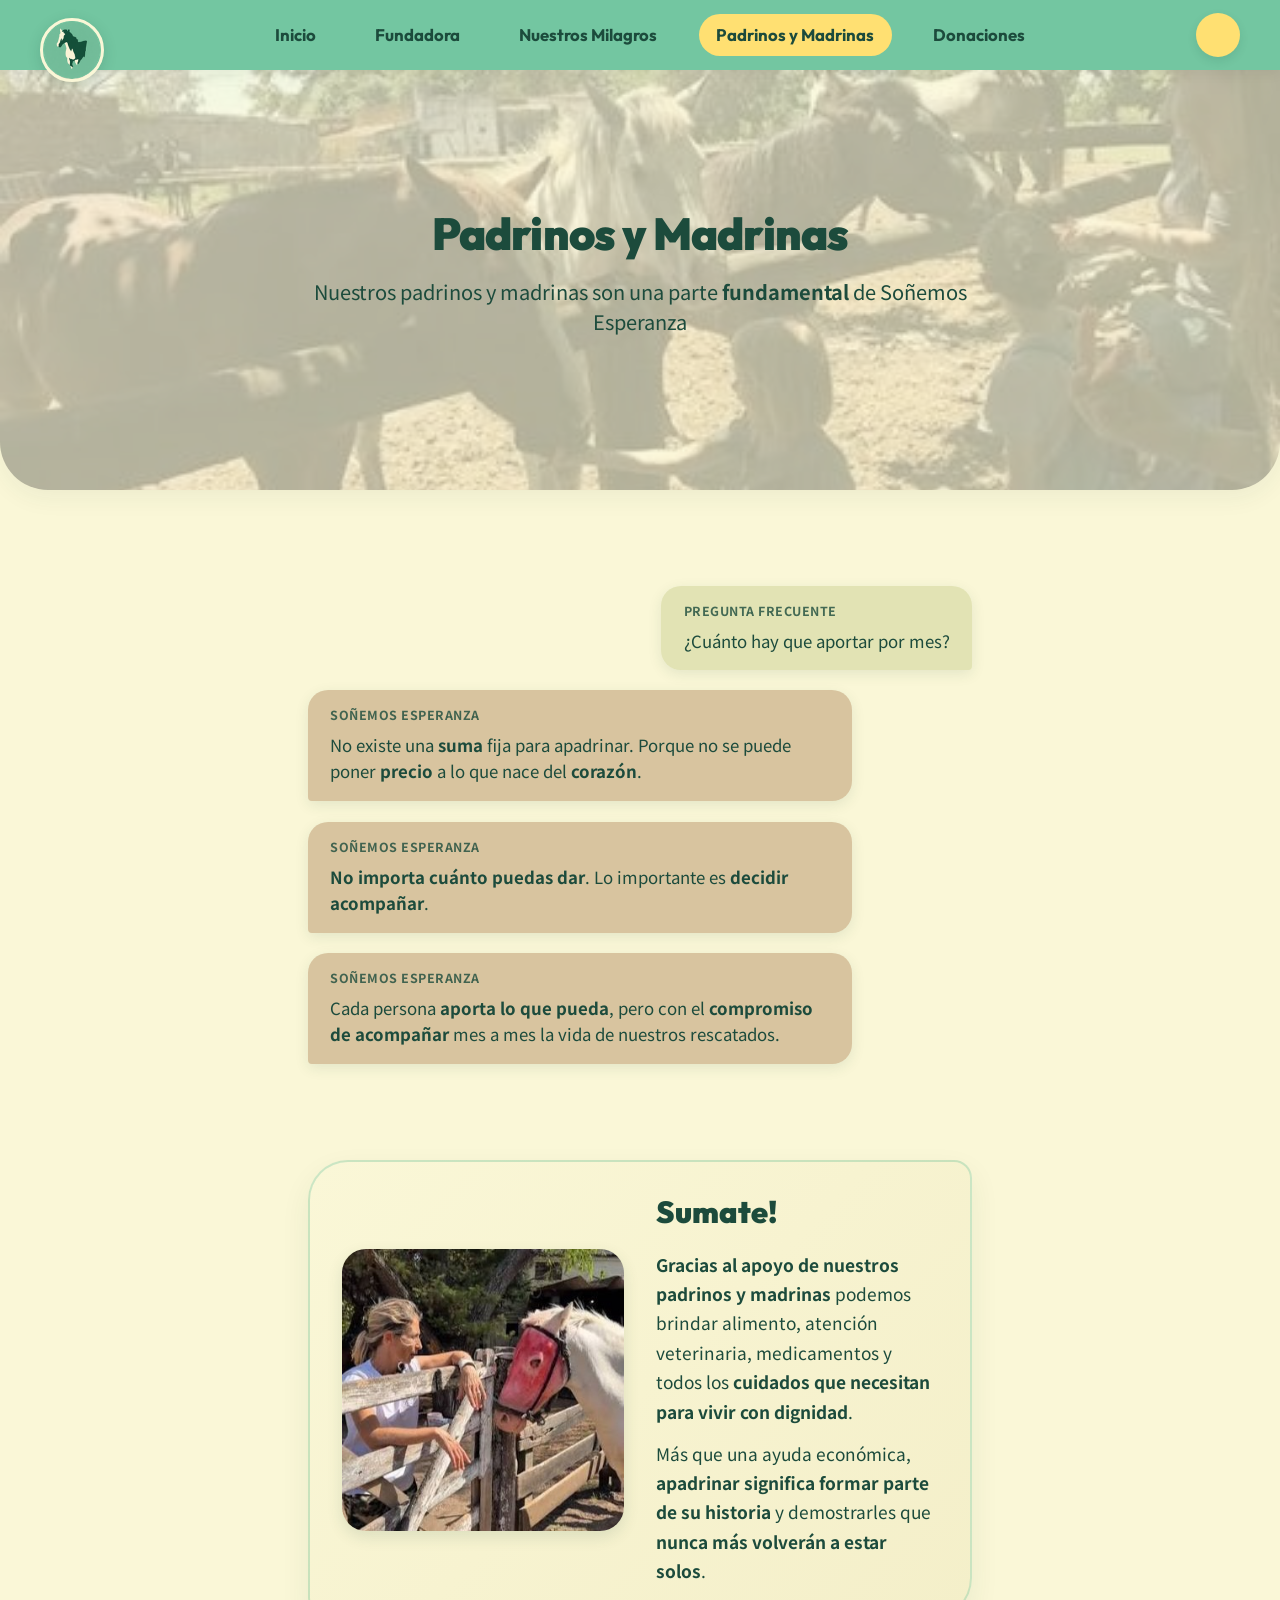
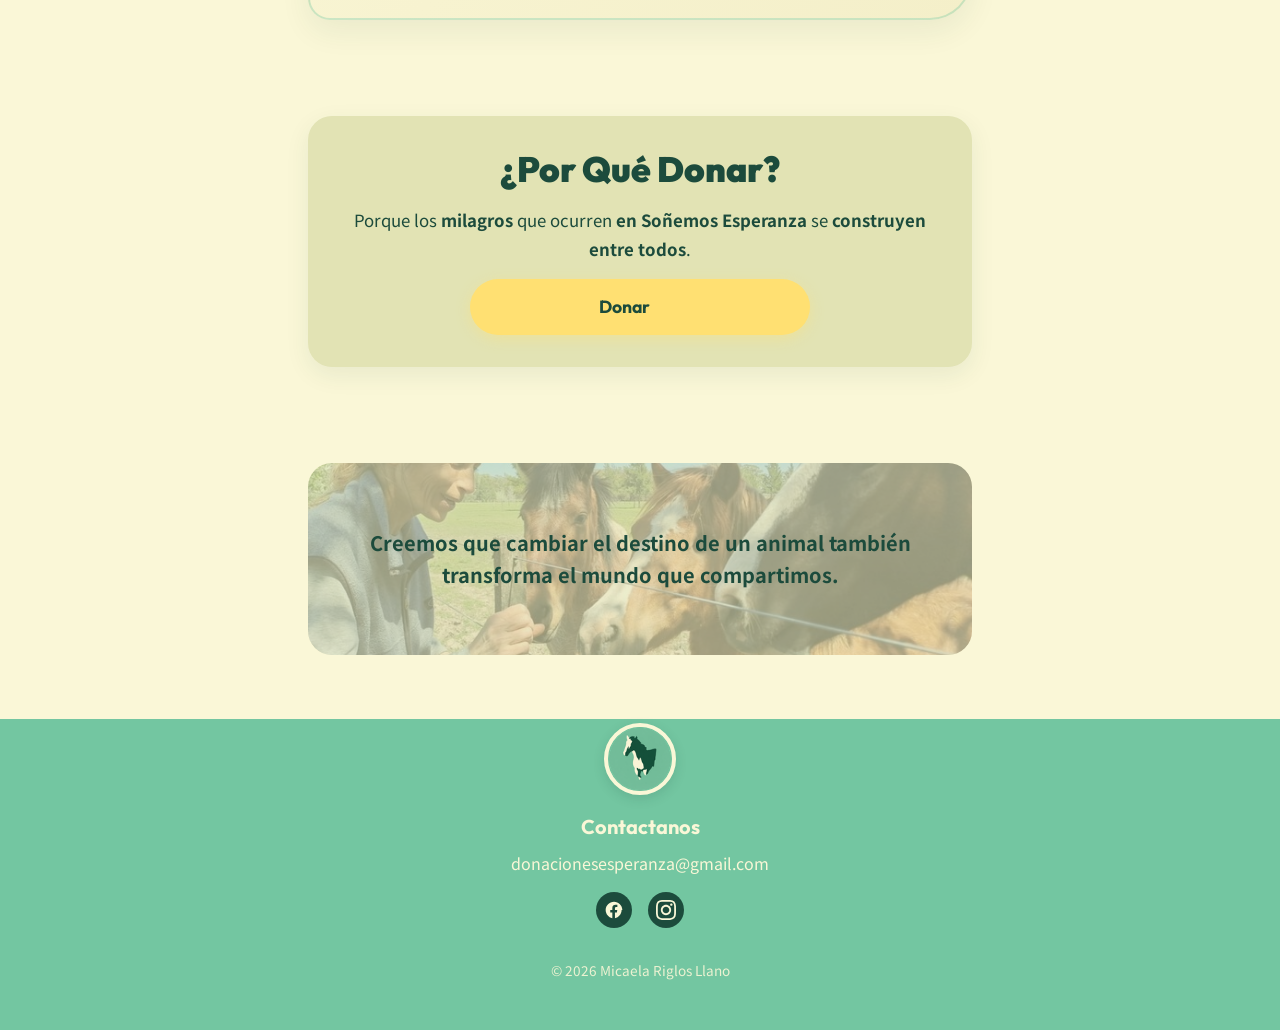
<file: padrinos.html>
<!DOCTYPE html>
<html lang="es">
<head>
  <meta charset="UTF-8">
  <meta name="viewport" content="width=device-width, initial-scale=1.0">
  <title>Padrinos Y Madrinas | Soñemos Esperanza</title>
  <meta name="description" content="Sumate como padrino o madrina de Soñemos Esperanza y acompañá la recuperación mensual de nuestros rescatados.">
  <link rel="preconnect" href="https://fonts.googleapis.com">
  <link rel="preconnect" href="https://fonts.gstatic.com" crossorigin>
  <link href="https://fonts.googleapis.com/css2?family=Noto+Sans+HK:wght@400;500;700&family=Outfit:wght@600;700;900&display=swap" rel="stylesheet">
  <link rel="stylesheet" href="https://cdn-uicons.flaticon.com/2.6.0/uicons-solid-rounded/css/uicons-solid-rounded.css">
  <link rel="stylesheet" href="css/styles.css">
</head>
<body>

  <!-- Header -->
  <header class="site-header">
    <div class="header-container">
      <button class="menu-toggle" id="menuToggle" aria-label="Abrir menú de navegación">
        <span></span>
        <span></span>
        <span></span>
      </button>

      <a href="index.html" class="logo-circle" aria-label="Inicio - Soñemos Esperanza">
        <img src="assets/images/logo.png" alt="Soñemos Esperanza Logo">
      </a>

      <nav class="nav-menu" id="navMenu">
        <a href="index.html">Inicio</a>
        <a href="lorena.html">Fundadora</a>
        <a href="milagros.html">Nuestros Milagros</a>
        <a href="padrinos.html" class="active">Padrinos y Madrinas</a>
        <a href="donar.html">Donaciones</a>
      </nav>

      <a href="donar.html" class="btn-header-donate" aria-label="Ir a Donaciones">
        <i class="fi fi-sr-hand-holding-heart"></i>
      </a>
    </div>
  </header>

  <!-- Hero Section (Portada Padrinos y Madrinas con 30% de opacidad sobre fondo claro #FAF7D7) -->
  <section class="hero-section">
    <div class="hero-bg-wrapper">
      <img src="assets/images/padrinos_hero.jpg" alt="Niños interactuando con los caballos en Soñemos Esperanza" class="hero-bg-img">
    </div>
    <div class="hero-content">
      <h1 class="hero-title">Padrinos y Madrinas</h1>
      <p class="hero-subtitle">Nuestros padrinos y madrinas son una parte <strong>fundamental</strong> de Soñemos Esperanza</p>
    </div>
  </section>

  <!-- Macro Grid -->
  <main class="grid-macro">

    <!-- Chat de Mensajes de Texto con Animación al Scroll -->
    <section class="chat-container">
      <!-- Pregunta del Usuario (Derecha, Color #E2E3B4) -->
      <div class="chat-row chat-row-user scroll-animate" data-animate>
        <div class="chat-bubble chat-bubble-user">
          <span class="chat-author">Pregunta Frecuente</span>
          <p>¿Cuánto hay que aportar por mes?</p>
        </div>
      </div>

      <!-- Respuesta 1 de la Asociación (Izquierda, Color #D8C49F) -->
      <div class="chat-row chat-row-association scroll-animate" data-animate>
        <div class="chat-bubble chat-bubble-association">
          <span class="chat-author">Soñemos Esperanza</span>
          <p>No existe una <strong>suma</strong> fija para apadrinar. Porque no se puede poner <strong>precio</strong> a lo que nace del <strong>corazón</strong>.</p>
        </div>
      </div>

      <!-- Respuesta 2 de la Asociación (Izquierda, Color #D8C49F) -->
      <div class="chat-row chat-row-association scroll-animate" data-animate>
        <div class="chat-bubble chat-bubble-association">
          <span class="chat-author">Soñemos Esperanza</span>
          <p><strong>No importa cuánto puedas dar</strong>. Lo importante es <strong>decidir acompañar</strong>.</p>
        </div>
      </div>

      <!-- Respuesta 3 de la Asociación (Izquierda, Color #D8C49F) -->
      <div class="chat-row chat-row-association scroll-animate" data-animate>
        <div class="chat-bubble chat-bubble-association">
          <span class="chat-author">Soñemos Esperanza</span>
          <p>Cada persona <strong>aporta lo que pueda</strong>, pero con el <strong>compromiso de acompañar</strong> mes a mes la vida de nuestros rescatados.</p>
        </div>
      </div>
    </section>

    <!-- Card Sumate (Idéntica en maquetado y diseño a "¿Quiénes somos?" con imagen sumate_card.jpg) -->
    <section class="organic-card organic-card-1" style="grid-column: 1 / -1; max-width: 860px; margin: var(--espacio-md) auto; width: 100%;">
      <div class="organic-card-grid">
        <div class="organic-card-image-square">
          <img src="assets/images/sumate_card.jpg" alt="Voluntaria en la tranquera interactuando con caballo rescatado">
        </div>
        <div class="organic-card-content-block">
          <div class="organic-card-header">
            <h2>Sumate!</h2>
          </div>
          <p style="margin-bottom: 0.8rem;">
            <strong>Gracias al apoyo de nuestros padrinos y madrinas</strong> podemos brindar alimento, atención veterinaria, medicamentos y todos los <strong>cuidados que necesitan para vivir con dignidad</strong>.
          </p>
          <p>
            Más que una ayuda económica, <strong>apadrinar significa formar parte de su historia</strong> y demostrarles que <strong>nunca más volverán a estar solos</strong>.
          </p>
        </div>
      </div>
    </section>

    <!-- Card Donar -->
    <article class="card-donar-block">
      <h2>¿Por Qué Donar?</h2>
      <p>
        Porque los <strong>milagros</strong> que ocurren <strong>en Soñemos Esperanza</strong> se <strong>construyen entre todos</strong>.
      </p>
      <a href="donar.html" class="btn-primary">
        Donar <i class="fi fi-sr-hand-holding-heart"></i>
      </a>
    </article>

    <!-- Quote Banner -->
    <section class="quote-banner">
      <img src="assets/images/hero_horses.jpg" alt="Paisaje santuario">
      <div class="quote-banner-content">
        Creemos que <strong>cambiar el destino</strong> de un animal también <strong>transforma el mundo</strong> que compartimos.
      </div>
    </section>

  </main>

  <!-- Footer -->
  <footer class="site-footer">
    <div class="footer-logo">
      <img src="assets/images/logo.png" alt="Soñemos Esperanza Logo">
    </div>
    <div class="footer-contact">
      <h3>Contactanos</h3>
      <a href="mailto:donacionesesperanza@gmail.com" class="footer-email">donacionesesperanza@gmail.com</a>
    </div>
    <div class="social-links">
      <a href="https://web.facebook.com/sonemosesperanza01/?locale=es_LA&_rdc=1&_rdr#" target="_blank" rel="noopener noreferrer" class="social-icon" aria-label="Facebook">
        <svg viewBox="0 0 24 24" width="20" height="20" fill="currentColor">
          <path d="M22 12c0-5.52-4.48-10-10-10S2 6.48 2 12c0 4.84 3.44 8.87 8 9.8V15H7.5v-3H10V9.5C10 7.01 11.49 5.6 13.78 5.6c1.1 0 2.25.2 2.25.2v2.47h-1.27c-1.24 0-1.63.77-1.63 1.56V12h2.78l-.44 3h-2.34v6.8c4.56-.93 8-4.96 8-9.8z"/>
        </svg>
      </a>
      <a href="https://www.instagram.com/sonemosesperanza/?hl=es" target="_blank" rel="noopener noreferrer" class="social-icon" aria-label="Instagram">
        <svg viewBox="0 0 24 24" width="20" height="20" fill="currentColor">
          <path d="M12 2.163c3.204 0 3.584.012 4.85.07 3.252.148 4.771 1.691 4.919 4.919.058 1.265.069 1.645.069 4.849 0 3.205-.012 3.584-.069 4.849-.149 3.225-1.664 4.771-4.919 4.919-1.266.058-1.644.07-4.85.07-3.204 0-3.584-.012-4.849-.07-3.26-.149-4.771-1.699-4.919-4.92-.058-1.265-.07-1.644-.07-4.849 0-3.204.013-3.583.07-4.849.149-3.227 1.664-4.771 4.919-4.919 1.266-.057 1.645-.069 4.849-.069zm0-2.163c-3.259 0-3.667.014-4.947.072-4.358.2-6.78 2.618-6.98 6.98-.059 1.281-.073 1.689-.073 4.948 0 3.259.014 3.668.072 4.948.2 4.358 2.618 6.78 6.98 6.98 1.281.058 1.689.072 4.948.072 3.259 0 3.668-.014 4.948-.072 4.354-.2 6.782-2.618 6.979-6.98.059-1.28.073-1.689.073-4.948 0-3.259-.014-3.667-.072-4.947-.196-4.354-2.617-6.78-6.979-6.98-1.281-.059-1.69-.073-4.949-.073zm0 5.838c-3.403 0-6.162 2.759-6.162 6.162s2.759 6.163 6.162 6.163 6.162-2.759 6.162-6.163c0-3.403-2.759-6.162-6.162-6.162zm0 10.162c-2.209 0-4-1.79-4-4 0-2.209 1.791-4 4-4s4 1.791 4 4c0 2.21-1.791 4-4 4zm6.406-11.845c-.796 0-1.441.645-1.441 1.44s.645 1.44 1.441 1.44c.795 0 1.439-.645 1.439-1.44s-.644-1.44-1.439-1.44z"/>
        </svg>
      </a>
    </div>
    <p class="footer-copy">&copy; 2026 Micaela Riglos Llano</p>
  </footer>

  <script src="js/main.js"></script>
</body>
</html>
</file>
<file: css/styles.css>
/* ==========================================================================
   Soñemos Esperanza - CSS Custom Properties & Base Stylesheet
   Desarrollo en HTML5 & CSS3 Puro (Sin Frameworks Externos)
   ========================================================================== */

/* 1. CSS Custom Properties (:root) - Biblioteca de Componentes */
:root {
  /* Paleta de Colores de la Biblioteca de Componentes */
  --color-yellow-default: #FFE072;
  /* Estado Default (Amarillo) */
  --color-green-hover: #66BC95;
  /* Estado Hover / Active (Verde Menta) */
  --color-text-dark: #1C4B3C;
  /* Texto e Icono Oscuro (Verde Bosque) */
  --color-text-light: #FAF7D7;
  /* Texto e Icono Claro (Crema) */

  --color-principal: #73C6A1;
  --color-secundario: #E2E3B4;
  --color-accion: var(--color-yellow-default);
  --color-hover: var(--color-green-hover);

  --color-texto-oscuro: var(--color-text-dark);
  --color-texto-claro: var(--color-text-light);
  --color-texto-hover: var(--color-text-light);
  --color-fondo-primario: #FAF7D7;
  --color-fondo-secundario: #D8C49F;

  /* Espaciado */
  --espacio-xs: 0.5rem;
  /* 8px */
  --espacio-sm: 1rem;
  /* 16px */
  --espacio-md: 2rem;
  /* 32px */
  --espacio-lg: 4rem;
  /* 64px */

  /* Jerarquía Tipográfica */
  --font-heading: 'TT Hazelnuts', 'Outfit', 'Fredoka', 'Montserrat', sans-serif;
  --font-body: 'Noto Sans HK', -apple-system, BlinkMacSystemFont, sans-serif;

  --tamanio-h1: 2.0625rem;
  --tamanio-h2: 2.0625rem;
  --tamanio-h3: 1.25rem;
  --tamanio-body: 1rem;

  /* Bordes y Sombras */
  --radius-sm: 12px;
  --radius-md: 24px;
  --radius-pill: 50px;
  --sombra-suave: 0 8px 24px rgba(28, 75, 60, 0.08);
  --sombra-hover: 0 12px 32px rgba(28, 75, 60, 0.16);
}

/* Reset Base */
*,
*::before,
*::after {
  box-sizing: border-box;
  margin: 0;
  padding: 0;
}

html {
  scroll-behavior: smooth;
  font-size: 16px;
}

body {
  font-family: var(--font-body);
  font-size: var(--tamanio-body);
  line-height: 1.6;
  color: var(--color-texto-oscuro);
  background-color: var(--color-fondo-primario);
  min-height: 100vh;
  display: flex;
  flex-direction: column;
}

/* Typography Rules */
h1,
h2 {
  font-family: var(--font-heading);
  font-size: var(--tamanio-h1);
  font-weight: 900;
  line-height: 1.2;
  color: var(--color-texto-oscuro);
}

h3 {
  font-family: var(--font-heading);
  font-size: var(--tamanio-h3);
  font-weight: 700;
  color: var(--color-texto-oscuro);
}

p {
  margin-bottom: 1rem;
}

strong,
b {
  font-weight: 700;
  color: var(--color-texto-oscuro);
}

a {
  color: inherit;
  text-decoration: none;
}

img {
  max-width: 100%;
  height: auto;
  display: block;
}

/* ==========================================================================
   Header & Navigation (Flexbox Micro-composition)
   ========================================================================== */
.site-header {
  background-color: var(--color-principal);
  padding: var(--espacio-xs) var(--espacio-sm);
  position: sticky;
  top: 0;
  z-index: 1000;
  box-shadow: 0 4px 12px rgba(0, 0, 0, 0.05);
}

.header-container {
  max-width: 1200px;
  margin: 0 auto;
  display: flex;
  justify-content: space-between;
  align-items: center;
}

/* Componente 1 & 3: Botón Toggle Menú Hamburguesa / Cierre X */
.menu-toggle {
  background-color: var(--color-yellow-default);
  border: none;
  width: 44px;
  height: 44px;
  border-radius: var(--radius-sm);
  display: flex;
  flex-direction: column;
  justify-content: center;
  align-items: center;
  gap: 5px;
  cursor: pointer;
  transition: background-color 0.25s ease, transform 0.2s ease, box-shadow 0.2s ease;
  box-shadow: 0 3px 8px rgba(28, 75, 60, 0.1);
  position: relative;
}

.menu-toggle span {
  display: block;
  width: 20px;
  height: 3px;
  background-color: var(--color-text-dark);
  border-radius: 2px;
  transition: transform 0.3s ease, opacity 0.2s ease, background-color 0.25s ease;
}

.menu-toggle:hover {
  background-color: var(--color-green-hover);
  transform: scale(1.05);
}

.menu-toggle:hover span {
  background-color: var(--color-text-light);
}

/* Estado Activo / Menú Abierto: Transforma las 3 barras en una "X" en verde #66BC95 y blanco #FAF7D7 */
.menu-toggle.active {
  background-color: var(--color-green-hover);
}

.menu-toggle.active span {
  background-color: var(--color-text-light);
}

.menu-toggle.active span:nth-child(1) {
  transform: translateY(8px) rotate(45deg);
}

.menu-toggle.active span:nth-child(2) {
  opacity: 0;
  transform: scale(0);
}

.menu-toggle.active span:nth-child(3) {
  transform: translateY(-8px) rotate(-45deg);
}

.logo-circle {
  width: 64px;
  height: 64px;
  background-color: transparent;
  border-radius: 50%;
  display: flex;
  align-items: center;
  justify-content: center;
  margin-top: 10px;
  margin-bottom: -20px;
  box-shadow: 0 4px 14px rgba(28, 75, 60, 0.18);
  border: 3px solid var(--color-fondo-primario);
  z-index: 10;
  overflow: hidden;
  transition: transform 0.25s ease;
}

.logo-circle:hover {
  transform: scale(1.06);
}

.logo-circle img {
  width: 100%;
  height: 100%;
  object-fit: cover;
  border-radius: 50%;
}

/* Componente 2: Botón Circular Donar del Header */
.btn-header-donate {
  background-color: var(--color-yellow-default);
  color: var(--color-text-dark);
  width: 44px;
  height: 44px;
  border-radius: 50%;
  display: flex;
  align-items: center;
  justify-content: center;
  overflow: hidden;
  box-shadow: 0 4px 10px rgba(28, 75, 60, 0.12);
  transition: background-color 0.25s ease, color 0.25s ease, transform 0.25s ease, box-shadow 0.25s ease;
  border: none;
  text-decoration: none;
}

.btn-header-donate:hover {
  background-color: var(--color-green-hover);
  color: var(--color-text-light);
  transform: scale(1.08);
  box-shadow: 0 6px 18px rgba(28, 75, 60, 0.22);
}

.btn-header-donate svg,
.btn-header-donate i {
  width: 22px;
  height: 22px;
  font-size: 1.25rem;
  line-height: 1;
  fill: currentColor;
  color: inherit;
  transition: fill 0.25s ease, color 0.25s ease;
  display: inline-flex;
  align-items: center;
  justify-content: center;
}

/* ==========================================================================
   Comportamiento de Navegación Responsivo:
   - Móvil y Tablet (< 992px): Menú desplegable a través del botón hamburguesa / X
   - Desktop (>= 992px): Menú web normal horizontal alineado en la barra superior
   ========================================================================== */
@media (max-width: 991px) {
  .menu-toggle {
    display: flex;
  }

  .nav-menu {
    position: absolute;
    top: 100%;
    left: 0;
    width: 100%;
    background-color: var(--color-principal);
    padding: var(--espacio-md);
    display: none;
    flex-direction: column;
    gap: var(--espacio-sm);
    box-shadow: 0 10px 24px rgba(28, 75, 60, 0.12);
    z-index: 999;
  }

  .nav-menu.active {
    display: flex;
  }

  .nav-menu a {
    font-family: var(--font-heading);
    font-size: 1.2rem;
    font-weight: 700;
    color: var(--color-text-dark);
    padding: var(--espacio-xs) var(--espacio-sm);
    border-radius: var(--radius-sm);
    transition: background-color 0.2s ease, color 0.2s ease;
  }

  .nav-menu a:hover,
  .nav-menu a.active {
    background-color: var(--color-yellow-default);
    color: var(--color-text-dark);
  }
}

/* Desktop Web Navbar (>= 992px) */
@media (min-width: 992px) {
  .menu-toggle {
    display: none !important;
  }

  .header-container {
    display: flex;
    justify-content: space-between;
    align-items: center;
    gap: 2rem;
  }

  .nav-menu {
    position: static !important;
    display: flex !important;
    flex-direction: row;
    align-items: center;
    background-color: transparent !important;
    padding: 0 !important;
    box-shadow: none !important;
    width: auto !important;
    gap: 1.5rem;
  }

  .nav-menu a {
    font-family: var(--font-heading);
    font-size: 1.05rem;
    font-weight: 700;
    color: var(--color-text-dark);
    padding: 0.5rem 1.1rem;
    border-radius: var(--radius-pill);
    transition: background-color 0.25s ease, color 0.25s ease, transform 0.2s ease;
    text-decoration: none;
  }

  .nav-menu a:hover,
  .nav-menu a.active {
    background-color: var(--color-yellow-default);
    color: var(--color-text-dark);
  }
}

/* ==========================================================================
   2. CSS Grid Layout (Macro Estructura)
   ========================================================================== */
.grid-macro {
  display: grid;
  /* Mobile First: Grilla de 4 columnas */
  grid-template-columns: repeat(4, 1fr);
  gap: var(--espacio-sm);
  max-width: 960px;
  margin: 0 auto;
  padding: var(--espacio-md) var(--espacio-sm);
}

/* Desktop Grid: Base de 8 columnas */
@media (min-width: 768px) {
  .grid-macro {
    grid-template-columns: repeat(8, 1fr);
    gap: var(--espacio-md);
    padding: var(--espacio-lg) var(--espacio-md);
  }
}

/* ==========================================================================
   Requerimiento Específico: Párrafos de la Sección Inicio en Mobile & Desktop
   ========================================================================== */
.grid-inicio-section {
  grid-column: 1 / -1;
  display: grid;
  grid-template-columns: repeat(4, 1fr);
  gap: var(--espacio-sm);
}

@media (min-width: 768px) {
  .grid-inicio-section {
    grid-template-columns: repeat(8, 1fr);
    gap: var(--espacio-md);
    align-items: center;
  }
}

.grid-inicio-paragraph {
  /* En Mobile: margen de 56px arriba y abajo, ocupa 3 columnas para fluidez visual */
  grid-column: 1 / span 3;
  margin-top: 56px;
  margin-bottom: 56px;
  font-size: 1.05rem;
}

.grid-inicio-paragraph:nth-child(even) {
  grid-column: 2 / span 3;
  /* Desplazamiento ligero para ritmo visual en 4 columnas */
}

@media (min-width: 768px) {
  .grid-inicio-paragraph {
    margin-top: var(--espacio-md);
    margin-bottom: var(--espacio-md);
  }

  .grid-inicio-section .item-left .grid-inicio-paragraph {
    grid-column: 1 / span 4;
  }

  .grid-inicio-section .item-right .grid-inicio-paragraph {
    grid-column: 5 / span 4;
  }
}

/* Hero Section - 30% Opacidad sobre fondo claro #FAF7D7 */
.hero-section {
  position: relative;
  background-color: #FAF7D7;
  padding: 5.5rem 1.5rem 4.5rem 1.5rem;
  border-bottom-left-radius: 48px;
  border-bottom-right-radius: 48px;
  overflow: hidden;
  display: flex;
  flex-direction: column;
  align-items: center;
  text-align: center;
  color: var(--color-texto-oscuro);
  min-height: 420px;
  justify-content: center;
  box-shadow: 0 8px 24px rgba(28, 75, 60, 0.06);
}

.hero-bg-wrapper {
  position: absolute;
  inset: 0;
  width: 100%;
  height: 100%;
  z-index: 1;
  pointer-events: none;
}

.hero-bg-img {
  width: 100%;
  height: 100%;
  object-fit: cover;
  object-position: center 30%;
  opacity: 0.30;
  /* Requerimiento: Opacidad al 30% sobre #FAF7D7 */
}

.hero-content {
  position: relative;
  z-index: 2;
  max-width: 720px;
  margin: 0 auto;
}

.hero-title {
  font-size: 2.8rem;
  margin-bottom: var(--espacio-sm);
  color: var(--color-texto-oscuro);
  letter-spacing: -0.02em;
}

.hero-subtitle {
  font-size: 1.25rem;
  margin-bottom: var(--espacio-md);
  line-height: 1.5;
  color: #1C4B3C;
}

/* ==========================================================================
   Secciones Orgánicas del Home
   ========================================================================== */
.organic-container {
  grid-column: 1 / -1;
  display: flex;
  flex-direction: column;
  gap: 2.5rem;
  width: 100%;
  max-width: 860px;
  margin: 1.5rem auto;
}

.organic-card {
  position: relative;
  background: #FAF7D7;
  border: 2px solid rgba(115, 198, 161, 0.35);
  padding: 2rem;
  box-shadow: 0 12px 30px rgba(28, 75, 60, 0.07);
  transition: transform 0.3s ease, box-shadow 0.3s ease;
  overflow: hidden;

  /* CSS Container Queries: Contenedor responsive modular */
  container-type: inline-size;
  container-name: organicCard;
}

.organic-card:hover {
  transform: translateY(-4px);
  box-shadow: 0 16px 36px rgba(28, 75, 60, 0.12);
}

/* Variaciones orgánicas de bordes y fondos */
.organic-card-1 {
  border-radius: 40px 18px 42px 22px;
  background: linear-gradient(135deg, #FAF7D7 0%, #F4EFC9 100%);
}

.organic-card-2 {
  border-radius: 22px 42px 20px 40px;
  background: linear-gradient(135deg, #FAF7D7 0%, #E9E3B4 100%);
}

.organic-card-3 {
  border-radius: 42px 20px 38px 24px;
  background: linear-gradient(135deg, #FAF7D7 0%, #F2EBBF 100%);
}

.organic-card-header {
  display: flex;
  align-items: center;
  gap: 1rem;
  margin-bottom: 1.2rem;
}

.organic-badge-icon {
  width: 44px;
  height: 44px;
  background-color: var(--color-principal);
  color: var(--color-texto-oscuro);
  border-radius: 50%;
  display: flex;
  align-items: center;
  justify-content: center;
  flex-shrink: 0;
  box-shadow: 0 4px 10px rgba(115, 198, 161, 0.4);
}

.organic-card h2 {
  font-size: 1.9rem;
  color: var(--color-texto-oscuro);
  margin: 0;
}

.organic-card p {
  font-size: 1.08rem;
  line-height: 1.7;
  color: var(--color-texto-oscuro);
  margin-bottom: 0;
}

/* Secciones Orgánicas con Imagen Cuadrada 1:1 + Título y Párrafo (Márgenes Iguales) */
.organic-card-grid {
  display: flex;
  flex-direction: column;
  gap: 1.5rem;
}

/* CSS Container Query para la Grilla de la Tarjeta Orgánica */
@container organicCard (min-width: 580px) {
  .organic-card-grid {
    display: grid;
    grid-template-columns: 1fr 1fr;
    align-items: center;
    gap: 2rem;
  }
}

@media (min-width: 768px) {
  .organic-card-grid {
    display: grid;
    grid-template-columns: 1fr 1fr;
    align-items: center;
    gap: 2rem;
  }
}

.organic-card-image-square {
  width: 100%;
  aspect-ratio: 1 / 1;
  /* Formato Cuadrado Perfecto 1:1 */
  border-radius: var(--radius-md);
  overflow: hidden;
  box-shadow: 0 6px 16px rgba(28, 75, 60, 0.12);
  flex-shrink: 0;
}

.organic-card-image-square img {
  width: 100%;
  height: 100%;
  object-fit: cover;
  object-position: center;
  transition: transform 0.4s ease;
}

.organic-card:hover .organic-card-image-square img {
  transform: scale(1.04);
}

.organic-card-content-block {
  display: flex;
  flex-direction: column;
  justify-content: center;
}

/* Divisor Ondulado Orgánico entre Secciones */
.organic-wave-divider {
  width: 100%;
  height: 48px;
  display: flex;
  align-items: center;
  justify-content: center;
  margin: 0.5rem 0;
  opacity: 0.8;
}

.organic-wave-divider svg {
  width: 120px;
  height: 24px;
  fill: var(--color-principal);
}

/* Buttons System */
/* Componentes 4 & 5: Botón Primario "Donar [icono]" Compacto y Ancho */
.btn-primary {
  display: inline-flex;
  align-items: center;
  justify-content: center;
  gap: 0.6rem;
  background-color: var(--color-yellow-default);
  color: var(--color-text-dark);
  font-family: var(--font-heading);
  font-weight: 700;
  font-size: 1.1rem;
  padding: 0.85rem var(--espacio-md);
  border-radius: var(--radius-pill);
  border: none;
  cursor: pointer;
  box-shadow: 0 4px 14px rgba(255, 224, 114, 0.4);
  transition: background-color 0.25s ease, color 0.25s ease, transform 0.25s ease, box-shadow 0.25s ease;
  width: 100%;
  max-width: 340px;
  text-align: center;
  margin: 0 auto;
  text-decoration: none;
}

.btn-primary:hover {
  background-color: var(--color-green-hover);
  color: var(--color-text-light);
  transform: translateY(-2px);
  box-shadow: 0 6px 20px rgba(102, 188, 149, 0.4);
}

.btn-primary svg,
.btn-icon-svg,
.btn-primary i {
  width: 22px;
  height: 22px;
  font-size: 1.25rem;
  line-height: 1;
  fill: currentColor;
  color: inherit;
  transition: fill 0.25s ease, color 0.25s ease;
  display: inline-flex;
  align-items: center;
  justify-content: center;
}

.btn-icon {
  width: 20px;
  height: 20px;
  fill: currentColor;
}

/* ==========================================================================
   3. Container Queries Component: Tarjetas de Caballos / Milagros
   ========================================================================== */
.card-caballo-container {
  /* Declaración de Contenedor */
  container-type: inline-size;
  container-name: miracle-card;
  grid-column: 1 / -1;
  width: 100%;
}

/* CSS Container Query para las Tarjetas de Milagros */
@container miracle-card (min-width: 380px) {
  .card-caballo {
    padding: 1.8rem;
    box-shadow: 0 8px 24px rgba(28, 75, 60, 0.12);
  }
}

@media (min-width: 768px) {

  /* En Desktop: se apilan de a dos (cada tarjeta ocupa 4 de las 8 columnas) */
  .card-caballo-container {
    grid-column: span 4;
  }
}

.card-caballo {
  background-color: var(--color-fondo-secundario);
  border-radius: var(--radius-md);
  padding: var(--espacio-md);
  box-shadow: var(--sombra-suave);
  display: flex;
  flex-direction: column;
  gap: var(--espacio-sm);
  transition: transform 0.3s ease, box-shadow 0.3s ease;
  height: 100%;
}

.card-caballo:hover {
  transform: translateY(-4px);
  box-shadow: var(--sombra-hover);
}

.card-caballo-content {
  display: flex;
  flex-direction: column;
  gap: var(--espacio-xs);
}

.card-caballo h3 {
  font-size: 1.4rem;
  margin-bottom: var(--espacio-xs);
}

.card-caballo-img-wrapper {
  border-radius: var(--radius-sm);
  overflow: hidden;
  margin-top: auto;
}

.card-caballo-img {
  width: 100%;
  height: 240px;
  object-fit: cover;
  border-radius: var(--radius-sm);
}

/* ==========================================================================
   Carrusel Cuadrado Automático (Antes & Después)
   ========================================================================== */
.square-carousel-wrapper {
  position: relative;
  width: 100%;
  aspect-ratio: 1 / 1;
  /* Formato Cuadrado Perfecto 1:1 */
  border-radius: var(--radius-sm);
  overflow: hidden;
  box-shadow: 0 6px 16px rgba(28, 75, 60, 0.12);
  margin-top: auto;
  background-color: var(--color-secundario);
}

.square-carousel-track {
  position: relative;
  width: 100%;
  height: 100%;
}

.carousel-slide {
  position: absolute;
  inset: 0;
  width: 100%;
  height: 100%;
  opacity: 0;
  transition: opacity 0.8s cubic-bezier(0.4, 0, 0.2, 1);
  z-index: 1;
}

.carousel-slide.active {
  opacity: 1;
  z-index: 2;
}

.square-carousel-img {
  width: 100%;
  height: 100%;
  object-fit: cover;
  object-position: center;
  border-radius: var(--radius-sm);
}

/* Badges "Antes" y "Después" */
.badge-status {
  position: absolute;
  top: 12px;
  left: 12px;
  z-index: 10;
  font-family: var(--font-heading);
  font-weight: 700;
  font-size: 0.85rem;
  padding: 0.35rem 0.85rem;
  border-radius: var(--radius-pill);
  box-shadow: 0 4px 10px rgba(0, 0, 0, 0.25);
  letter-spacing: 0.03em;
  text-transform: uppercase;
}

.badge-antes {
  background-color: #E76F51;
  color: #FFFFFF;
}

.badge-despues {
  background-color: #66BC95;
  color: #FAF7D7;
}

/* Dots indicadores */
.carousel-indicators {
  position: absolute;
  bottom: 12px;
  left: 50%;
  transform: translateX(-50%);
  display: flex;
  gap: 8px;
  z-index: 10;
}

.carousel-indicators .dot {
  width: 8px;
  height: 8px;
  border-radius: 50%;
  background-color: rgba(255, 255, 255, 0.5);
  transition: background-color 0.3s ease, transform 0.3s ease;
}

.carousel-indicators .dot.active {
  background-color: #FAF7D7;
  transform: scale(1.3);
}

/* Container Query rules */
@container miracle-card (min-width: 500px) {
  .card-caballo {
    display: grid;
    grid-template-columns: 1fr 1fr;
    align-items: center;
    gap: var(--espacio-md);
  }

  .card-caballo-img-wrapper,
  .square-carousel-wrapper {
    margin-top: 0;
  }

  .card-caballo-img {
    height: 260px;
  }
}

/* ==========================================================================
   Sección "¿Por Qué Donar?" Card
   ========================================================================== */
.card-donar-block {
  grid-column: 1 / -1;
  width: 100%;
  max-width: 860px;
  margin: var(--espacio-md) auto;
  background-color: var(--color-secundario);
  border-radius: var(--radius-md);
  padding: 2rem;
  box-shadow: 0 8px 24px rgba(28, 75, 60, 0.08);
  text-align: center;
  display: flex;
  flex-direction: column;
  align-items: center;
  gap: var(--espacio-sm);

  /* CSS Container Queries: Bloque Donar como contenedor responsive */
  container-type: inline-size;
  container-name: donarCard;
}

.card-donar-block h2 {
  font-size: 1.9rem;
  color: var(--color-texto-oscuro);
  margin: 0;
}

.card-donar-block p {
  max-width: 740px;
  font-size: 1.05rem;
  line-height: 1.7;
  color: var(--color-texto-oscuro);
  margin: 0;
}

/* CSS Container Query para el Bloque Donar */
@container donarCard (min-width: 550px) {
  .card-donar-block h2 {
    font-size: 2.2rem;
  }
}

/* Banner de Frase Final */
.quote-banner {
  grid-column: 1 / -1;
  position: relative;
  border-radius: var(--radius-md);
  overflow: hidden;
  text-align: center;
  padding: var(--espacio-lg) var(--espacio-md);
  background-color: var(--color-secundario);
  margin-top: var(--espacio-md);
}

.quote-banner img {
  position: absolute;
  inset: 0;
  width: 100%;
  height: 100%;
  object-fit: cover;
  opacity: 0.35;
}

.quote-banner-content {
  position: relative;
  z-index: 2;
  max-width: 600px;
  margin: 0 auto;
  font-size: 1.25rem;
  font-weight: bold;
  color: var(--color-texto-oscuro);
}

/* ==========================================================================
   Chat de Mensajes de Texto Animados al Scroll (Padrinos & Madrinas)
   ========================================================================== */
.chat-container {
  grid-column: 1 / -1;
  display: flex;
  flex-direction: column;
  gap: 1.25rem;
  width: 100%;
  max-width: 860px;
  margin: var(--espacio-md) auto;

  /* CSS Container Queries: Contenedor del Chat */
  container-type: inline-size;
  container-name: chatContainer;
}

/* CSS Container Query para Burbujas de Chat */
@container chatContainer (min-width: 580px) {
  .chat-bubble {
    max-width: 75%;
  }
}

.chat-row {
  display: flex;
  width: 100%;
}

.chat-row-user {
  justify-content: flex-end;
}

.chat-row-association {
  justify-content: flex-start;
}

.chat-bubble {
  max-width: 82%;
  padding: 1rem 1.4rem;
  box-shadow: 0 4px 14px rgba(28, 75, 60, 0.1);
  position: relative;
}

.chat-author {
  display: block;
  font-size: 0.78rem;
  font-weight: 700;
  text-transform: uppercase;
  letter-spacing: 0.04em;
  margin-bottom: 0.35rem;
  opacity: 0.8;
}

/* Usuario: Derecha, #E2E3B4 */
.chat-bubble-user {
  background-color: #E2E3B4;
  color: var(--color-text-dark);
  border-radius: 20px 20px 4px 20px;
}

/* Asociación: Izquierda, #D8C49F */
.chat-bubble-association {
  background-color: #D8C49F;
  color: var(--color-text-dark);
  border-radius: 20px 20px 20px 4px;
}

.chat-bubble p {
  font-size: 1.05rem;
  line-height: 1.6;
  margin: 0;
  color: var(--color-text-dark);
}

/* Animación de Aparición al hacer Scroll */
.scroll-animate {
  opacity: 0;
  transform: translateY(32px) scale(0.96);
  transition: opacity 0.65s cubic-bezier(0.16, 1, 0.3, 1), transform 0.65s cubic-bezier(0.16, 1, 0.3, 1);
  will-change: opacity, transform;
}

.scroll-animate.is-visible {
  opacity: 1;
  transform: translateY(0) scale(1);
}

/* Decorative leaves / hooves texture background pattern */
.textured-box {
  grid-column: 1 / -1;
  background-color: var(--color-secundario);
  border-radius: var(--radius-md);
  padding: var(--espacio-md);
  position: relative;
  overflow: hidden;
}

.textured-box p {
  position: relative;
  z-index: 2;
  font-weight: 600;
}

/* ==========================================================================
   Donation Options (Donaciones Page)
   ========================================================================== */
.donation-options {
  grid-column: 1 / -1;
  display: flex;
  flex-direction: column;
  gap: var(--espacio-sm);
  align-items: center;
  width: 100%;
  margin-top: var(--espacio-sm);
}

/* Componentes 6, 7 & 8: Opciones de Donación ("Paypal", "Débito automático", "Donar una Alfalfita") */
.btn-donation-option {
  width: 100%;
  max-width: 480px;
  background-color: var(--color-yellow-default);
  color: var(--color-text-dark);
  font-family: var(--font-heading);
  font-weight: 700;
  font-size: 1.15rem;
  padding: 1rem var(--espacio-md);
  border-radius: var(--radius-pill);
  border: none;
  cursor: pointer;
  box-shadow: 0 4px 12px rgba(28, 75, 60, 0.08);
  transition: background-color 0.25s ease, color 0.25s ease, transform 0.25s ease, box-shadow 0.25s ease;
  text-align: center;
  text-decoration: none;
  display: inline-block;
}

.btn-donation-option:hover {
  background-color: var(--color-green-hover);
  color: var(--color-text-light);
  transform: translateY(-2px);
  box-shadow: 0 6px 20px rgba(102, 188, 149, 0.35);
}

/* ==========================================================================
   Footer Component
   ========================================================================== */
.site-footer {
  background-color: var(--color-principal);
  color: var(--color-texto-claro);
  text-align: center;
  padding: var(--espacio-lg) var(--espacio-sm) var(--espacio-md) var(--espacio-sm);
  margin-top: auto;
  position: relative;
}

.footer-logo {
  width: 72px;
  height: 72px;
  background-color: transparent;
  border-radius: 50%;
  display: flex;
  align-items: center;
  justify-content: center;
  margin: -60px auto 1rem auto;
  border: 4px solid var(--color-fondo-primario);
  overflow: hidden;
  box-shadow: 0 4px 12px rgba(28, 75, 60, 0.15);
}

.footer-logo img {
  width: 100%;
  height: 100%;
  object-fit: cover;
  border-radius: 50%;
}

.footer-contact h3 {
  color: var(--color-texto-claro);
  margin-bottom: var(--espacio-xs);
}

.footer-email {
  color: var(--color-texto-claro);
  font-size: 1rem;
  display: inline-block;
  margin-bottom: var(--espacio-sm);
}

.social-links {
  display: flex;
  justify-content: center;
  gap: var(--espacio-sm);
  margin-bottom: var(--espacio-md);
}

.social-icon {
  width: 36px;
  height: 36px;
  border-radius: 50%;
  background-color: var(--color-texto-oscuro);
  color: var(--color-texto-claro);
  display: flex;
  align-items: center;
  justify-content: center;
  transition: transform 0.2s ease;
}

.social-icon:hover {
  transform: scale(1.15);
}

.footer-copy {
  font-size: 0.85rem;
  opacity: 0.9;
}
</file>
